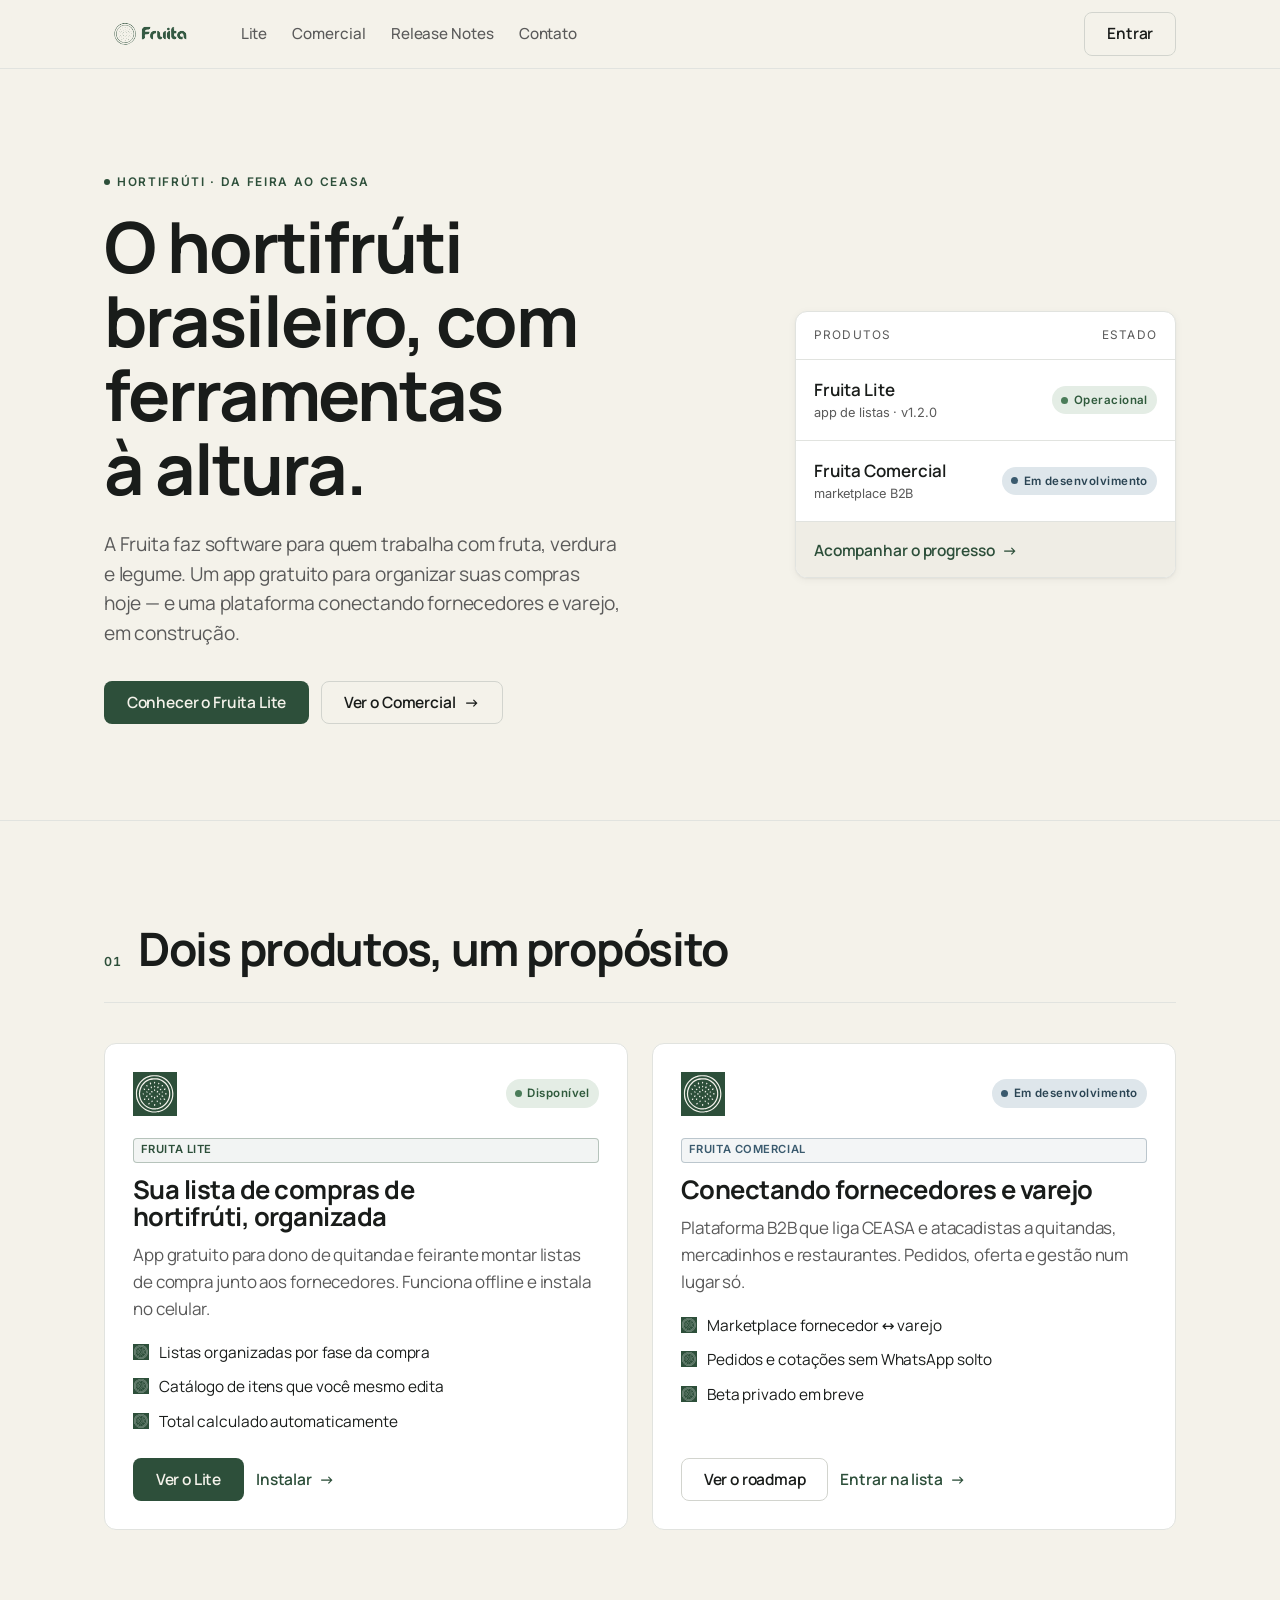
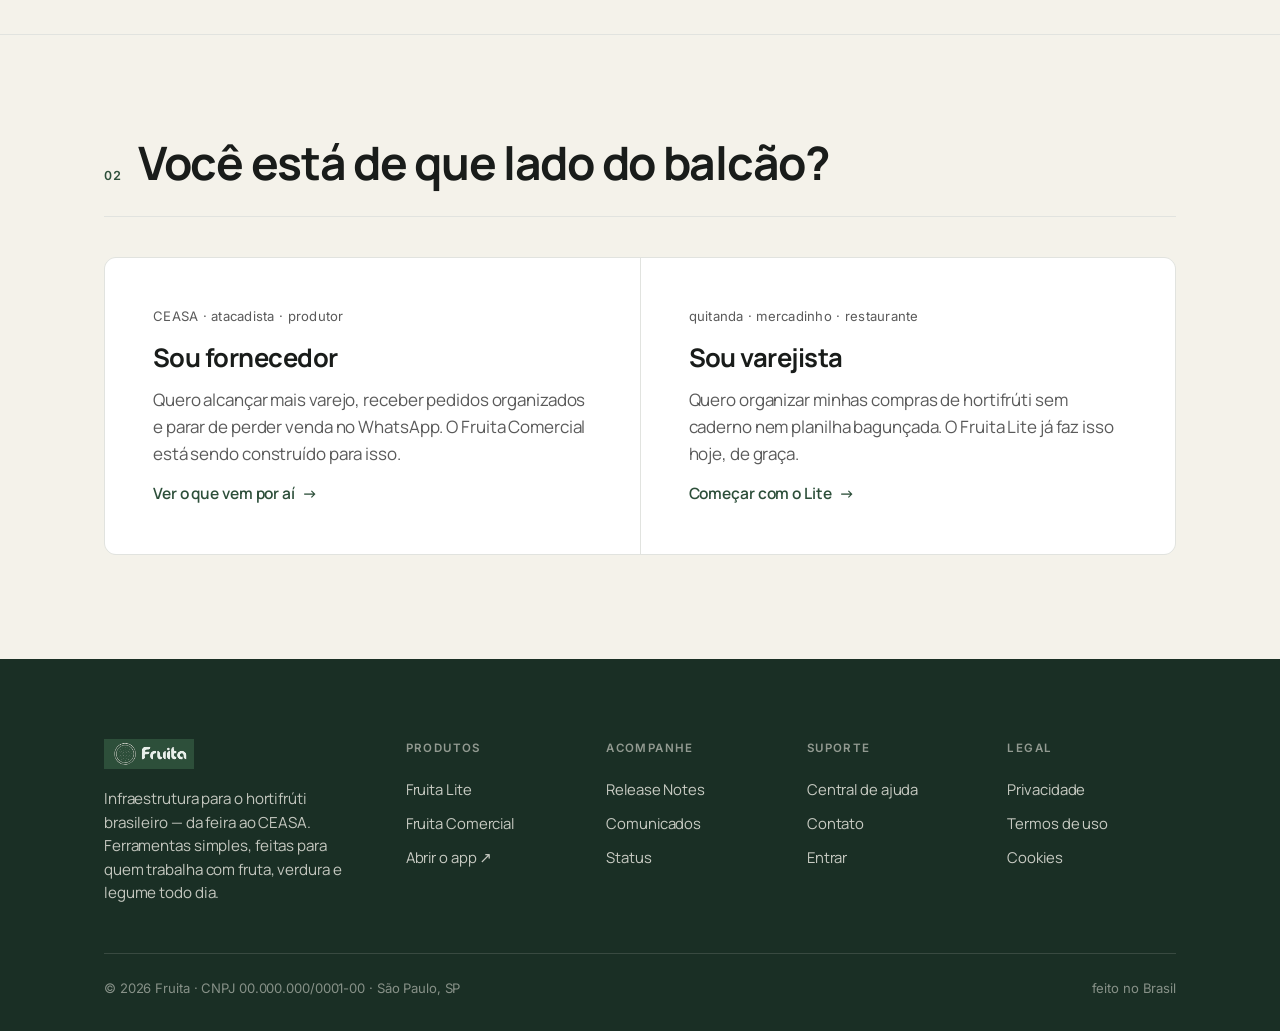
<file: index.html>
<!doctype html>
<html lang="pt-BR" data-hero="registro">
<head>
  <meta charset="utf-8" />
  <meta name="viewport" content="width=device-width, initial-scale=1" />
  <title>Fruita</title>
  <meta name="description" content="A Fruita faz software para quem trabalha com fruta, verdura e legume. Um app gratuito para organizar compras e uma plataforma conectando fornecedores e varejo." />
  <link rel="icon" href="assets/favicon.svg" type="image/svg+xml" />
  <link rel="preconnect" href="https://fonts.googleapis.com" />
  <link rel="preconnect" href="https://fonts.gstatic.com" crossorigin />
  <link href="https://fonts.googleapis.com/css2?family=Manrope:wght@400;500;600;700;800&family=Inter:wght@400;500;600&display=swap" rel="stylesheet" />
  <link rel="stylesheet" href="css/site.css" />
  <style>
    /* ---------- HERO: 3 personalidades ---------- */
    .heroset > .hero { display: none; }
    [data-hero="registro"] .hero--registro { display: block; }
    [data-hero="feira"]    .hero--feira    { display: block; }
    [data-hero="indice"]   .hero--indice   { display: block; }

    /* A — Registro (editorial, institucional) */
    .hero--registro { padding-block: clamp(48px, 8vw, 96px); position: relative; overflow: hidden; }
    .hero--registro .wrap { position: relative; z-index: 1; }
    .hero-grid {
      display: grid;
      grid-template-columns: 1.45fr 0.9fr;
      gap: clamp(32px, 6vw, 80px);
      align-items: center;
    }
    .hero-grid h1 { margin: 18px 0 24px; max-width: 16ch; }
    .hero-cta { display: flex; gap: 12px; flex-wrap: wrap; margin-top: 32px; }
    .hero-seed {
      position: absolute; top: 50%; right: -8%; translate: 0 -50%;
      width: min(46vw, 540px); opacity: .06; z-index: 0; pointer-events: none;
    }
    /* bloco "registro" — vibe projeto vivo */
    .ledger {
      border: 1px solid var(--border);
      border-radius: var(--r-md);
      background: var(--surface);
      box-shadow: var(--shadow);
      overflow: hidden;
    }
    .ledger__head {
      display: flex; justify-content: space-between; align-items: center;
      padding: 14px 18px; border-bottom: 1px solid var(--border);
      font-family: var(--data); font-size: .74rem; letter-spacing: .1em;
      text-transform: uppercase; color: var(--ink-2);
    }
    .ledger__row {
      display: flex; align-items: center; justify-content: space-between; gap: 12px;
      padding: 16px 18px; border-bottom: 1px solid var(--border);
    }
    .ledger__row:last-child { border-bottom: 0; }
    .ledger__row .name { font-weight: 600; }
    .ledger__row .meta { font-family: var(--data); font-size: .8rem; color: var(--ink-2); }
    .ledger__foot { padding: 14px 18px; background: var(--sunken); }

    /* B — Feira (foto) */
    .hero--feira { padding-block: clamp(20px, 3vw, 36px); }
    .hero-photo {
      position: relative; border-radius: var(--r-lg); overflow: hidden;
      min-height: clamp(440px, 64vh, 600px); display: flex; align-items: flex-end;
      border: 1px solid var(--border);
    }
    .hero-photo .imgph { position: absolute; inset: 0; border: 0; border-radius: 0; align-items: flex-start; justify-content: flex-end; padding: 22px; }
    .hero-photo__slot { position: absolute; inset: 0; width: 100%; height: 100%; --slot-bg: var(--sunken); }
    .hero-photo::after {
      content: ""; position: absolute; inset: 0;
      background: linear-gradient(180deg, rgba(26,47,37,.15) 0%, rgba(26,47,37,.30) 40%, rgba(26,47,37,.86) 100%);
    }
    .hero-photo__content { position: relative; z-index: 1; padding: clamp(28px, 5vw, 56px); color: var(--bg); max-width: 40ch; }
    .hero-photo__content h1 { color: var(--bg); margin: 16px 0 20px; }
    .hero-photo__content .lead { color: color-mix(in srgb, var(--bg) 88%, transparent); }
    .hero-photo .kicker { color: color-mix(in srgb, var(--bg) 92%, transparent); }

    /* C — Índice (portas) */
    .hero--indice { padding-block: clamp(40px, 6vw, 80px); }
    .hero-indice__top { max-width: 60ch; margin-bottom: 44px; }
    .hero-indice__top h1 { margin: 18px 0 0; }
    .doors { display: grid; grid-template-columns: 1fr 1fr; gap: 20px; }
    .door {
      display: flex; flex-direction: column; gap: 14px;
      padding: clamp(28px, 3.5vw, 44px);
      border: 1px solid var(--border); border-radius: var(--r-md);
      background: var(--surface); transition: border-color .2s, transform .2s, box-shadow .2s;
      min-height: 280px;
    }
    .door:hover { border-color: var(--green); transform: translateY(-3px); box-shadow: var(--shadow-lg); }
    .door .num { font-family: var(--data); font-size: .8rem; color: var(--green); font-weight: 600; letter-spacing: .08em; }
    .door h3 { margin-top: 6px; }
    .door p { color: var(--ink-2); flex: 1; }
    .door .tlink { margin-top: auto; }

    /* ---------- Produtos ---------- */
    .prod-grid { display: grid; grid-template-columns: 1fr 1fr; gap: 24px; }
    .prod {
      display: flex; flex-direction: column;
      background: var(--surface); border: 1px solid var(--border);
      border-radius: var(--r-md); overflow: hidden;
      transition: border-color .2s, box-shadow .2s, transform .2s;
    }
    .prod:hover { border-color: var(--border-strong); box-shadow: var(--shadow); }
    .prod__top { padding: 28px 28px 0; display: flex; align-items: center; justify-content: space-between; gap: 12px; }
    .prod__sym { width: 44px; height: 44px; }
    .prod__body { padding: 22px 28px 28px; display: flex; flex-direction: column; flex: 1; }
    .prod__body h3 { margin-bottom: 10px; }
    .prod__body p { color: var(--ink-2); }
    .prod__list { list-style: none; margin: 18px 0 24px; padding: 0; display: flex; flex-direction: column; gap: 10px; }
    .prod__list li { display: flex; gap: 10px; align-items: flex-start; font-size: .96rem; }
    .prod__list li::before { content: ""; width: 16px; height: 16px; margin-top: 3px; flex: none; -webkit-mask: var(--seed-mask) center/contain no-repeat; mask: var(--seed-mask) center/contain no-repeat; background: var(--green); }
    .prod__cta { margin-top: auto; }

    /* ---------- Persona split ---------- */
    .persona-grid { display: grid; grid-template-columns: 1fr 1fr; gap: 1px; background: var(--border); border: 1px solid var(--border); border-radius: var(--r-md); overflow: hidden; }
    .persona {
      background: var(--surface); padding: clamp(28px, 4vw, 48px);
      display: flex; flex-direction: column; gap: 14px; transition: background .2s;
    }
    .persona:hover { background: var(--sunken); }
    .persona h3 { margin-top: 4px; }
    .persona p { color: var(--ink-2); flex: 1; }
    .persona .who { font-family: var(--data); font-size: .82rem; color: var(--ink-2); letter-spacing: .02em; }

    @media (max-width: 860px) {
      .hero-grid { grid-template-columns: 1fr; }
      /* no mobile o título vem primeiro; o status (ledger) entra depois como prova */
      .hero-grid .ledger { order: 1; }
      .doors, .prod-grid, .persona-grid { grid-template-columns: 1fr; }
      /* CTAs do hero: full-width empilhados, alvo de toque maior */
      .hero-cta { flex-direction: column; align-items: stretch; }
      .hero-cta .btn { width: 100%; padding-block: 0.95em; }
    }
  </style>
</head>
<body data-page="home">
  <header data-slot="nav"></header>

  <main>
    <!-- ============ HERO ============ -->
    <div class="heroset">

      <!-- A · REGISTRO -->
      <section class="hero hero--registro" data-screen-label="Hero · Registro">
        <span class="hero-seed seedwm" style="color:var(--green)" aria-hidden="true"></span>
        <div class="wrap">
          <div class="hero-grid">
            <div>
              <span class="kicker">Hortifrúti · da feira ao CEASA</span>
              <h1>O hortifrúti brasileiro, com ferramentas à altura.</h1>
              <p class="lead">A Fruita faz software para quem trabalha com fruta, verdura e legume. Um app gratuito para organizar suas compras hoje — e uma plataforma conectando fornecedores e varejo, em construção.</p>
              <div class="hero-cta">
                <a class="btn btn--primary" href="lite.html">Conhecer o Fruita Lite</a>
                <a class="btn btn--ghost" href="comercial.html">Ver o Comercial <span class="arrow">→</span></a>
              </div>
            </div>
            <aside class="ledger" aria-label="Estado dos produtos">
              <div class="ledger__head"><span>Produtos</span><span>estado</span></div>
              <div class="ledger__row">
                <div><div class="name">Fruita Lite</div><div class="meta">app de listas · v1.2.0</div></div>
                <span class="badge badge--ok"><span class="dot dot--pulse"></span>Operacional</span>
              </div>
              <div class="ledger__row">
                <div><div class="name">Fruita Comercial</div><div class="meta">marketplace B2B</div></div>
                <span class="badge badge--dev"><span class="dot"></span>Em desenvolvimento</span>
              </div>
              <div class="ledger__foot">
                <a class="tlink" href="release-notes.html">Acompanhar o progresso <span class="arrow">→</span></a>
              </div>
            </aside>
          </div>
        </div>
      </section>

      <!-- B · FEIRA -->
      <section class="hero hero--feira" data-screen-label="Hero · Feira">
        <div class="wrap">
          <div class="hero-photo">
            <image-slot id="hero-feira" class="hero-photo__slot" shape="rect" placeholder="Arraste uma foto: balcão de feira / caixas de hortifrúti"></image-slot>
            <div class="hero-photo__content">
              <span class="kicker">Hortifrúti · da feira ao CEASA</span>
              <h1>O hortifrúti brasileiro, com ferramentas à altura.</h1>
              <p class="lead">Software para quem move fruta, verdura e legume todo dia. Um app gratuito agora — e uma plataforma B2B em construção.</p>
              <div class="hero-cta">
                <a class="btn btn--light" href="lite.html">Conhecer o Fruita Lite</a>
                <a class="btn btn--ghost" style="border-color:rgba(244,242,234,.4);color:var(--bg)" href="comercial.html">Ver o Comercial <span class="arrow">→</span></a>
              </div>
            </div>
          </div>
        </div>
      </section>

      <!-- C · ÍNDICE -->
      <section class="hero hero--indice" data-screen-label="Hero · Índice">
        <div class="wrap">
          <div class="hero-indice__top">
            <span class="kicker">Hortifrúti · da feira ao CEASA</span>
            <h1>Por onde você quer começar?</h1>
          </div>
          <div class="doors">
            <a class="door" href="comercial.html">
              <span class="num">01 / fornecedor</span>
              <h3>Vendo hortifrúti no atacado</h3>
              <p>CEASA, atacadista, produtor. Receba pedidos do varejo e gerencie sua oferta num só lugar — em desenvolvimento.</p>
              <span class="tlink">Ver o Fruita Comercial <span class="arrow">→</span></span>
            </a>
            <a class="door" href="lite.html">
              <span class="num">02 / varejo</span>
              <h3>Compro pra revender ou usar</h3>
              <p>Quitanda, mercadinho, restaurante. Organize suas listas de compra com fornecedores — grátis e funcionando hoje.</p>
              <span class="tlink">Conhecer o Fruita Lite <span class="arrow">→</span></span>
            </a>
          </div>
        </div>
      </section>

    </div>

    <hr class="divider" />

    <!-- ============ DOIS PRODUTOS ============ -->
    <section class="section" id="produtos">
      <div class="wrap">
        <div class="sec-head">
          <span class="idx">01</span>
          <h2>Dois produtos, um propósito</h2>
        </div>
        <div class="prod-grid">
          <article class="prod reveal">
            <div class="prod__top">
              <img class="prod__sym" src="assets/symbol.svg" alt="" />
              <span class="badge badge--ok"><span class="dot"></span>Disponível</span>
            </div>
            <div class="prod__body">
              <span class="ptag ptag--lite">Fruita Lite</span>
              <h3 style="margin-top:14px">Sua lista de compras de hortifrúti, organizada</h3>
              <p>App gratuito para dono de quitanda e feirante montar listas de compra junto aos fornecedores. Funciona offline e instala no celular.</p>
              <ul class="prod__list">
                <li>Listas organizadas por fase da compra</li>
                <li>Catálogo de itens que você mesmo edita</li>
                <li>Total calculado automaticamente</li>
              </ul>
              <div class="prod__cta cluster">
                <a class="btn btn--primary" href="lite.html">Ver o Lite</a>
                <a class="tlink" href="https://app.fruita.com" target="_blank" rel="noopener">Instalar <span class="arrow">→</span></a>
              </div>
            </div>
          </article>

          <article class="prod reveal">
            <div class="prod__top">
              <img class="prod__sym" src="assets/symbol.svg" alt="" />
              <span class="badge badge--dev"><span class="dot"></span>Em desenvolvimento</span>
            </div>
            <div class="prod__body">
              <span class="ptag ptag--com">Fruita Comercial</span>
              <h3 style="margin-top:14px">Conectando fornecedores e varejo</h3>
              <p>Plataforma B2B que liga CEASA e atacadistas a quitandas, mercadinhos e restaurantes. Pedidos, oferta e gestão num lugar só.</p>
              <ul class="prod__list">
                <li>Marketplace fornecedor ↔ varejo</li>
                <li>Pedidos e cotações sem WhatsApp solto</li>
                <li>Beta privado em breve</li>
              </ul>
              <div class="prod__cta cluster">
                <a class="btn btn--ghost" href="comercial.html">Ver o roadmap</a>
                <a class="tlink" href="comercial.html#waitlist">Entrar na lista <span class="arrow">→</span></a>
              </div>
            </div>
          </article>
        </div>
      </div>
    </section>

    <hr class="divider" />

    <!-- ============ PERSONA SPLIT ============ -->
    <section class="section" id="personas">
      <div class="wrap">
        <div class="sec-head">
          <span class="idx">02</span>
          <h2>Você está de que lado do balcão?</h2>
        </div>
        <div class="persona-grid">
          <a class="persona" href="comercial.html">
            <span class="who">CEASA · atacadista · produtor</span>
            <h3>Sou fornecedor</h3>
            <p>Quero alcançar mais varejo, receber pedidos organizados e parar de perder venda no WhatsApp. O Fruita Comercial está sendo construído para isso.</p>
            <span class="tlink">Ver o que vem por aí <span class="arrow">→</span></span>
          </a>
          <a class="persona" href="lite.html">
            <span class="who">quitanda · mercadinho · restaurante</span>
            <h3>Sou varejista</h3>
            <p>Quero organizar minhas compras de hortifrúti sem caderno nem planilha bagunçada. O Fruita Lite já faz isso hoje, de graça.</p>
            <span class="tlink">Começar com o Lite <span class="arrow">→</span></span>
          </a>
        </div>
      </div>
    </section>
  </main>

  <footer data-slot="footer"></footer>

  <script src="js/site.js"></script>
</body>
</html>
</file>
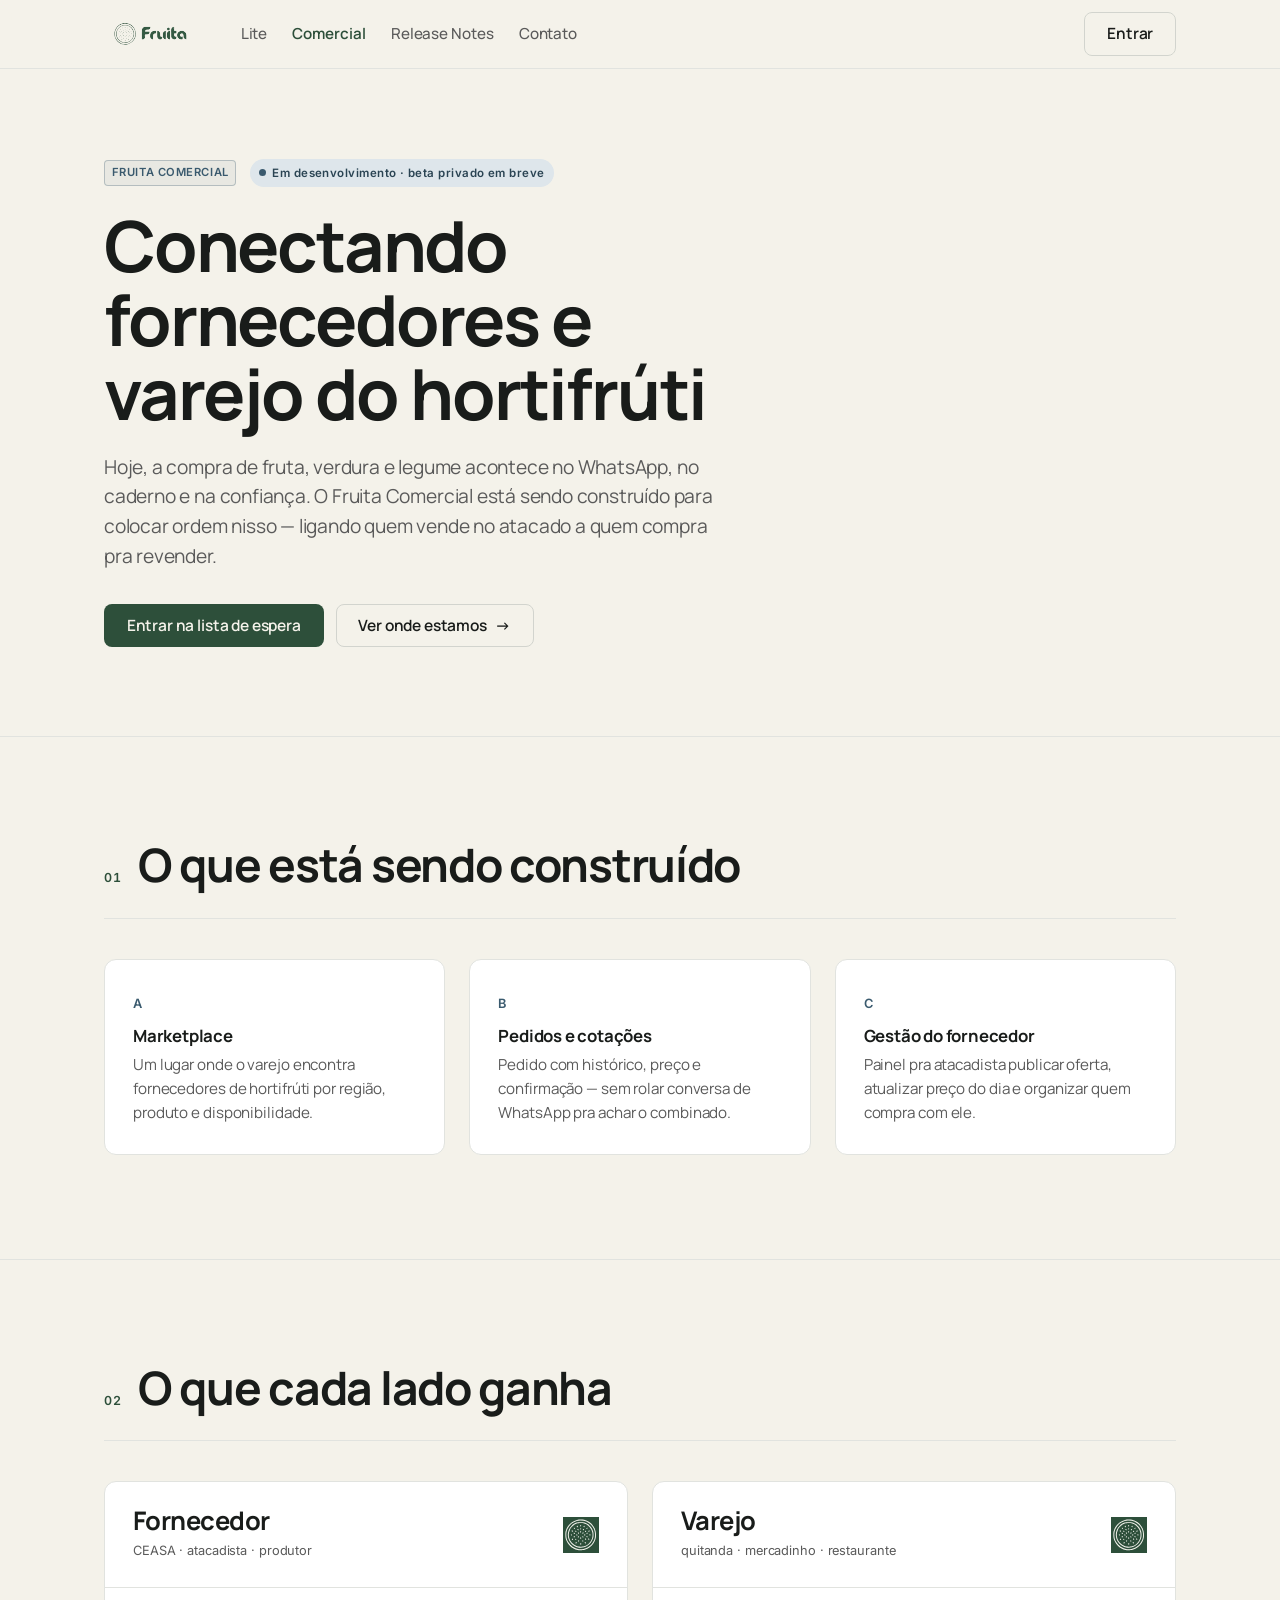
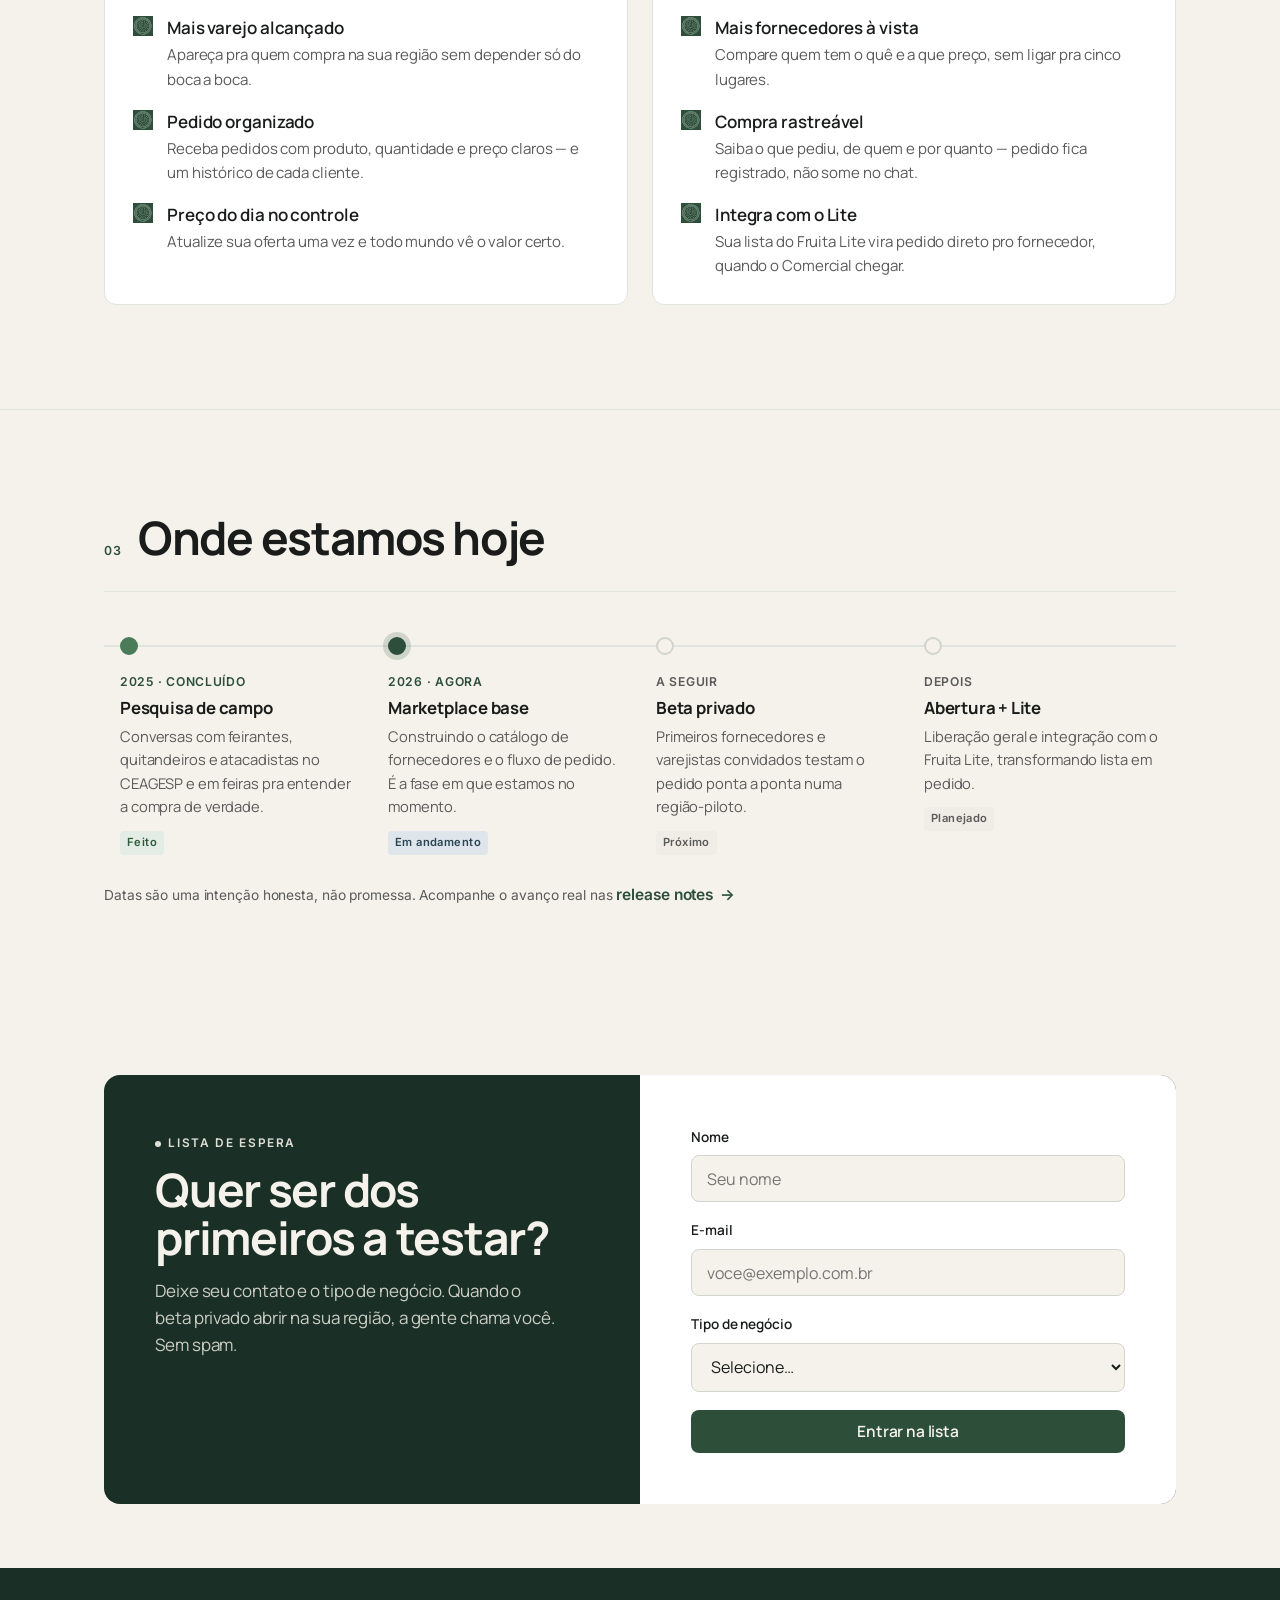
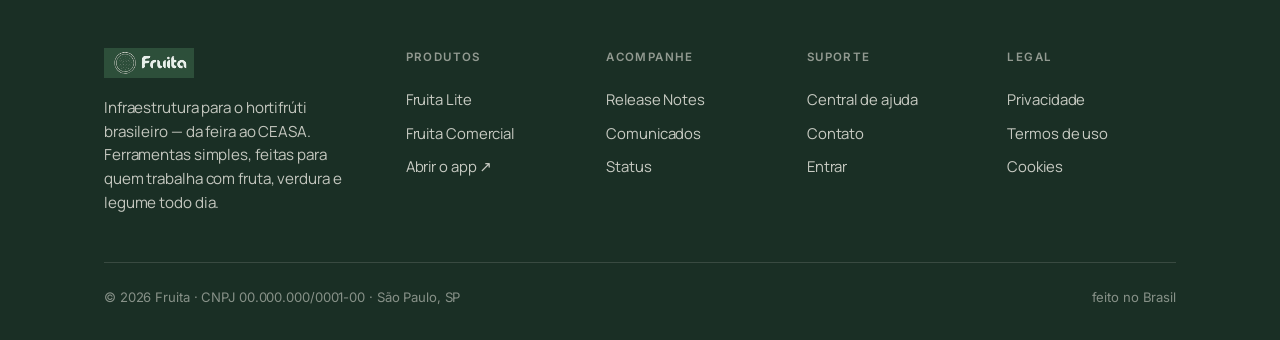
<file: comercial.html>
<!doctype html>
<html lang="pt-BR">
<head>
  <meta charset="utf-8" />
  <meta name="viewport" content="width=device-width, initial-scale=1" />
  <title>Fruita Comercial — conectando fornecedores e varejo do hortifrúti</title>
  <meta name="description" content="Plataforma B2B em desenvolvimento que conecta CEASA e atacadistas a quitandas, mercadinhos e restaurantes. Beta privado em breve." />
  <link rel="icon" href="assets/favicon.svg" type="image/svg+xml" />
  <link rel="preconnect" href="https://fonts.googleapis.com" />
  <link rel="preconnect" href="https://fonts.gstatic.com" crossorigin />
  <link href="https://fonts.googleapis.com/css2?family=Manrope:wght@400;500;600;700;800&family=Inter:wght@400;500;600&display=swap" rel="stylesheet" />
  <link rel="stylesheet" href="css/site.css" />
  <style>
    .com-hero { position: relative; overflow: hidden; padding-block: clamp(44px, 7vw, 96px); }
    .com-hero .wrap { position: relative; z-index: 1; }
    .com-hero h1 { margin: 22px 0 22px; max-width: 18ch; }
    .com-hero .lead { max-width: 52ch; }
    .com-hero__seed { position: absolute; right: -6%; top: -10%; width: min(48vw, 520px); opacity: .06; }
    .com-hero .cluster { margin-top: 32px; }

    /* o que será — três blocos */
    .what-grid { display: grid; grid-template-columns: repeat(3, 1fr); gap: 24px; }
    .what { padding: 28px; border: 1px solid var(--border); border-radius: var(--r-md); background: var(--surface); }
    .what .n { font-family: var(--data); font-size: .8rem; font-weight: 600; letter-spacing: .08em; color: var(--info); }
    .what h4 { margin: 12px 0 8px; }
    .what p { color: var(--ink-2); font-size: .95rem; }

    /* dois lados */
    .sides { display: grid; grid-template-columns: 1fr 1fr; gap: 24px; }
    .side { border: 1px solid var(--border); border-radius: var(--r-md); overflow: hidden; background: var(--surface); }
    .side__head { padding: 26px 28px; border-bottom: 1px solid var(--border); display: flex; align-items: center; justify-content: space-between; gap: 12px; }
    .side__head h3 { letter-spacing: -0.02em; }
    .side__head .who { font-family: var(--data); font-size: .8rem; color: var(--ink-2); margin-top: 6px; }
    .side__body { padding: 26px 28px; }
    .side ul { list-style: none; margin: 0; padding: 0; display: flex; flex-direction: column; gap: 16px; }
    .side li { display: grid; grid-template-columns: auto 1fr; gap: 14px; align-items: start; }
    .side li .mk { width: 20px; height: 20px; flex: none; margin-top: 2px; -webkit-mask: var(--seed-mask) center/contain no-repeat; mask: var(--seed-mask) center/contain no-repeat; background: var(--green); }
    .side li b { font-weight: 600; }
    .side li span { color: var(--ink-2); font-size: .94rem; display: block; margin-top: 2px; }

    /* roadmap timeline */
    .road { display: grid; grid-template-columns: repeat(4, 1fr); gap: 0; position: relative; }
    .road::before { content: ""; position: absolute; left: 0; right: 0; top: 13px; height: 2px; background: var(--border); }
    .phase { position: relative; padding: 0 16px; padding-top: 40px; }
    .phase__dot { position: absolute; top: 5px; left: 16px; width: 18px; height: 18px; border-radius: 50%; background: var(--bg); border: 2px solid var(--border-strong); }
    .phase--done .phase__dot { background: var(--success); border-color: var(--success); }
    .phase--now .phase__dot { background: var(--green); border-color: var(--green); box-shadow: 0 0 0 5px color-mix(in srgb, var(--green) 18%, transparent); }
    .phase--now { }
    .phase__when { font-family: var(--data); font-size: .76rem; font-weight: 600; letter-spacing: .06em; text-transform: uppercase; color: var(--ink-2); }
    .phase--now .phase__when, .phase--done .phase__when { color: var(--green); }
    .phase h4 { margin: 8px 0 8px; }
    .phase p { color: var(--ink-2); font-size: .92rem; }
    .phase__tag { display: inline-block; margin-top: 12px; font-family: var(--data); font-size: .7rem; font-weight: 600; letter-spacing: .04em; padding: .26em .6em; border-radius: var(--r-sm); }
    .phase--done .phase__tag { background: var(--success-bg); color: #2f5a3c; }
    .phase--now .phase__tag { background: var(--info-bg); color: #2a4453; }
    .phase--next .phase__tag { background: var(--sunken); color: var(--ink-2); }

    /* waitlist */
    .waitlist { background: var(--dark); color: var(--bg); border-radius: var(--r-lg); overflow: hidden; display: grid; grid-template-columns: 1fr 1fr; }
    .waitlist__copy { padding: clamp(32px, 4vw, 56px); position: relative; }
    .waitlist__copy h2 { color: var(--bg); max-width: 16ch; }
    .waitlist__copy p { color: color-mix(in srgb, var(--bg) 82%, transparent); margin-top: 14px; max-width: 40ch; }
    .waitlist__copy .seed { position: absolute; left: -50px; bottom: -50px; width: 220px; opacity: .1; }
    .waitlist__form { padding: clamp(32px, 4vw, 56px); background: var(--surface); color: var(--ink); }
    .field { margin-bottom: 18px; }
    .field label { display: block; font-size: .85rem; font-weight: 600; margin-bottom: 7px; }
    .field input, .field select, .field textarea {
      width: 100%; font-family: var(--sans); font-size: 1rem; color: var(--ink);
      padding: .72em .9em; border: 1px solid var(--border-strong); border-radius: var(--r);
      background: var(--bg); transition: border-color .15s, box-shadow .15s;
    }
    .field input:focus, .field select:focus, .field textarea:focus { outline: none; border-color: var(--green); box-shadow: 0 0 0 3px color-mix(in srgb, var(--green) 14%, transparent); }
    .field.invalid input, .field.invalid select { border-color: var(--error); }
    .field .err { color: var(--error); font-size: .8rem; margin-top: 6px; font-family: var(--data); display: none; }
    .field.invalid .err { display: block; }
    .form-done { text-align: center; padding: 20px 0; }
    .form-done .check { width: 56px; height: 56px; border-radius: 50%; background: var(--success-bg); color: var(--success); display: grid; place-items: center; margin: 0 auto 18px; font-size: 1.6rem; }
    .form-done h3 { margin-bottom: 8px; }
    .form-done p { color: var(--ink-2); }

    @media (max-width: 940px) { .what-grid, .road { grid-template-columns: 1fr 1fr; } .road::before { display: none; } .phase { padding-left: 34px; padding-top: 0; padding-bottom: 28px; } .phase__dot { left: 0; top: 4px; } }
    @media (max-width: 760px) { .sides, .waitlist { grid-template-columns: 1fr; } .what-grid, .road { grid-template-columns: 1fr; } }
  </style>
</head>
<body data-page="comercial">
  <header data-slot="nav"></header>

  <main>
    <!-- HERO -->
    <section class="com-hero" data-screen-label="Comercial · Hero">
      <span class="com-hero__seed seedwm" style="color:var(--green)" aria-hidden="true"></span>
      <div class="wrap">
        <div class="eyebrow-row">
          <span class="ptag ptag--com">Fruita Comercial</span>
          <span class="badge badge--dev"><span class="dot dot--pulse"></span>Em desenvolvimento · beta privado em breve</span>
        </div>
        <h1>Conectando fornecedores e varejo do hortifrúti</h1>
        <p class="lead">Hoje, a compra de fruta, verdura e legume acontece no WhatsApp, no caderno e na confiança. O Fruita Comercial está sendo construído para colocar ordem nisso — ligando quem vende no atacado a quem compra pra revender.</p>
        <div class="cluster">
          <a class="btn btn--primary" href="#waitlist">Entrar na lista de espera</a>
          <a class="btn btn--ghost" href="#roadmap">Ver onde estamos <span class="arrow">→</span></a>
        </div>
      </div>
    </section>

    <hr class="divider" />

    <!-- O QUE SERÁ -->
    <section class="section" id="o-que">
      <div class="wrap">
        <div class="sec-head"><span class="idx">01</span><h2>O que está sendo construído</h2></div>
        <div class="what-grid">
          <div class="what reveal"><span class="n">A</span><h4>Marketplace</h4><p>Um lugar onde o varejo encontra fornecedores de hortifrúti por região, produto e disponibilidade.</p></div>
          <div class="what reveal"><span class="n">B</span><h4>Pedidos e cotações</h4><p>Pedido com histórico, preço e confirmação — sem rolar conversa de WhatsApp pra achar o combinado.</p></div>
          <div class="what reveal"><span class="n">C</span><h4>Gestão do fornecedor</h4><p>Painel pra atacadista publicar oferta, atualizar preço do dia e organizar quem compra com ele.</p></div>
        </div>
      </div>
    </section>

    <hr class="divider" />

    <!-- DOIS LADOS -->
    <section class="section" id="lados">
      <div class="wrap">
        <div class="sec-head"><span class="idx">02</span><h2>O que cada lado ganha</h2></div>
        <div class="sides">
          <div class="side reveal">
            <div class="side__head">
              <div><h3>Fornecedor</h3><div class="who">CEASA · atacadista · produtor</div></div>
              <img src="assets/symbol.svg" alt="" width="36" height="36" />
            </div>
            <div class="side__body">
              <ul>
                <li><span class="mk"></span><div><b>Mais varejo alcançado</b><span>Apareça pra quem compra na sua região sem depender só do boca a boca.</span></div></li>
                <li><span class="mk"></span><div><b>Pedido organizado</b><span>Receba pedidos com produto, quantidade e preço claros — e um histórico de cada cliente.</span></div></li>
                <li><span class="mk"></span><div><b>Preço do dia no controle</b><span>Atualize sua oferta uma vez e todo mundo vê o valor certo.</span></div></li>
              </ul>
            </div>
          </div>
          <div class="side reveal">
            <div class="side__head">
              <div><h3>Varejo</h3><div class="who">quitanda · mercadinho · restaurante</div></div>
              <img src="assets/symbol.svg" alt="" width="36" height="36" />
            </div>
            <div class="side__body">
              <ul>
                <li><span class="mk"></span><div><b>Mais fornecedores à vista</b><span>Compare quem tem o quê e a que preço, sem ligar pra cinco lugares.</span></div></li>
                <li><span class="mk"></span><div><b>Compra rastreável</b><span>Saiba o que pediu, de quem e por quanto — pedido fica registrado, não some no chat.</span></div></li>
                <li><span class="mk"></span><div><b>Integra com o Lite</b><span>Sua lista do Fruita Lite vira pedido direto pro fornecedor, quando o Comercial chegar.</span></div></li>
              </ul>
            </div>
          </div>
        </div>
      </div>
    </section>

    <hr class="divider" />

    <!-- ROADMAP -->
    <section class="section" id="roadmap">
      <div class="wrap">
        <div class="sec-head"><span class="idx">03</span><h2>Onde estamos hoje</h2></div>
        <div class="road">
          <div class="phase phase--done"><span class="phase__dot"></span><div class="phase__when">2025 · concluído</div><h4>Pesquisa de campo</h4><p>Conversas com feirantes, quitandeiros e atacadistas no CEAGESP e em feiras pra entender a compra de verdade.</p><span class="phase__tag">Feito</span></div>
          <div class="phase phase--now"><span class="phase__dot"></span><div class="phase__when">2026 · agora</div><h4>Marketplace base</h4><p>Construindo o catálogo de fornecedores e o fluxo de pedido. É a fase em que estamos no momento.</p><span class="phase__tag">Em andamento</span></div>
          <div class="phase phase--next"><span class="phase__dot"></span><div class="phase__when">a seguir</div><h4>Beta privado</h4><p>Primeiros fornecedores e varejistas convidados testam o pedido ponta a ponta numa região-piloto.</p><span class="phase__tag">Próximo</span></div>
          <div class="phase phase--next"><span class="phase__dot"></span><div class="phase__when">depois</div><h4>Abertura + Lite</h4><p>Liberação geral e integração com o Fruita Lite, transformando lista em pedido.</p><span class="phase__tag">Planejado</span></div>
        </div>
        <p class="muted" style="margin-top:28px; font-family:var(--data); font-size:.86rem">Datas são uma intenção honesta, não promessa. Acompanhe o avanço real nas <a class="tlink" href="release-notes.html">release notes <span class="arrow">→</span></a></p>
      </div>
    </section>

    <!-- WAITLIST -->
    <section class="section--tight" id="waitlist">
      <div class="wrap">
        <div class="waitlist">
          <div class="waitlist__copy">
            <span class="seed seedwm" style="color:var(--bg)" aria-hidden="true"></span>
            <span class="kicker" style="color:color-mix(in srgb,var(--bg) 90%, transparent)">Lista de espera</span>
            <h2 style="margin-top:12px">Quer ser dos primeiros a testar?</h2>
            <p>Deixe seu contato e o tipo de negócio. Quando o beta privado abrir na sua região, a gente chama você. Sem spam.</p>
          </div>
          <div class="waitlist__form">
            <form id="waitForm" novalidate>
              <div class="field">
                <label for="w-nome">Nome</label>
                <input id="w-nome" name="nome" type="text" autocomplete="name" placeholder="Seu nome" required />
                <div class="err">Diga como podemos te chamar.</div>
              </div>
              <div class="field">
                <label for="w-email">E-mail</label>
                <input id="w-email" name="email" type="email" autocomplete="email" placeholder="voce@exemplo.com.br" required />
                <div class="err">Coloque um e-mail válido pra gente te avisar.</div>
              </div>
              <div class="field">
                <label for="w-tipo">Tipo de negócio</label>
                <select id="w-tipo" name="tipo" required>
                  <option value="">Selecione…</option>
                  <option>Fornecedor — CEASA / atacadista</option>
                  <option>Fornecedor — produtor</option>
                  <option>Varejo — quitanda / hortifrúti</option>
                  <option>Varejo — mercadinho</option>
                  <option>Varejo — restaurante / cozinha</option>
                  <option>Outro</option>
                </select>
                <div class="err">Escolha uma opção.</div>
              </div>
              <button class="btn btn--primary btn--block" type="submit">Entrar na lista</button>
            </form>
            <div class="form-done" id="waitDone" hidden>
              <div class="check">✓</div>
              <h3>Tá na lista!</h3>
              <p>Anotamos seu contato. Quando o beta abrir na sua região, você é avisado por e-mail.</p>
            </div>
          </div>
        </div>
      </div>
    </section>
  </main>

  <footer data-slot="footer"></footer>
  <script src="js/site.js"></script>
  <script>
    (function () {
      const form = document.getElementById("waitForm");
      if (!form) return;
      const done = document.getElementById("waitDone");
      const setInvalid = (el, bad) => el.closest(".field").classList.toggle("invalid", bad);
      form.addEventListener("submit", function (e) {
        e.preventDefault();
        const nome = form.nome, email = form.email, tipo = form.tipo;
        let ok = true;
        if (!nome.value.trim()) { setInvalid(nome, true); ok = false; } else setInvalid(nome, false);
        const emailOk = /^[^\s@]+@[^\s@]+\.[^\s@]+$/.test(email.value.trim());
        if (!emailOk) { setInvalid(email, true); ok = false; } else setInvalid(email, false);
        if (!tipo.value) { setInvalid(tipo, true); ok = false; } else setInvalid(tipo, false);
        if (!ok) { form.querySelector(".invalid input, .invalid select")?.focus(); return; }
        form.hidden = true;
        done.hidden = false;
      });
      form.addEventListener("input", function (e) {
        const f = e.target.closest(".field");
        if (f && f.classList.contains("invalid")) f.classList.remove("invalid");
      });
    })();
  </script>
</body>
</html>
</file>
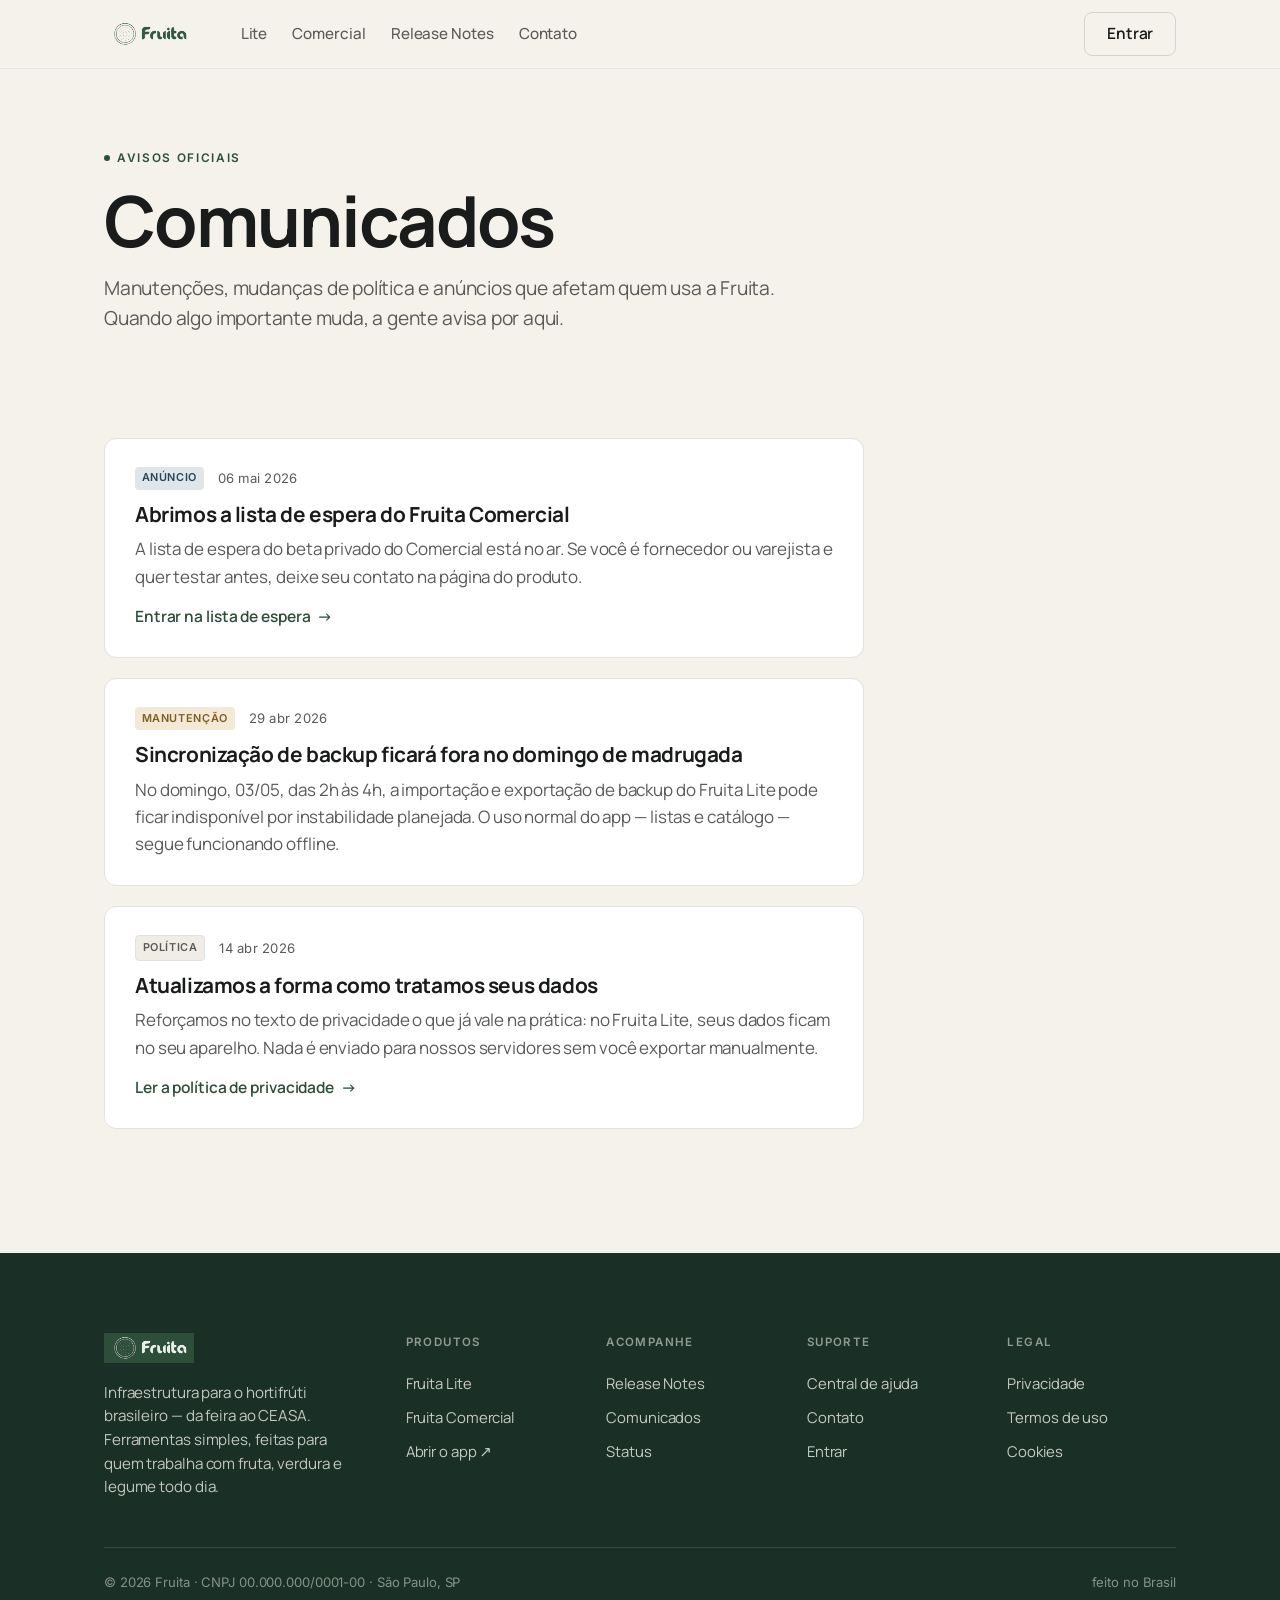
<file: comunicados.html>
<!doctype html>
<html lang="pt-BR">
<head>
  <meta charset="utf-8" />
  <meta name="viewport" content="width=device-width, initial-scale=1" />
  <title>Comunicados — Fruita</title>
  <meta name="description" content="Avisos oficiais da Fruita: manutenções, mudanças de política e anúncios importantes." />
  <link rel="icon" href="assets/favicon.svg" type="image/svg+xml" />
  <link rel="preconnect" href="https://fonts.googleapis.com" />
  <link rel="preconnect" href="https://fonts.gstatic.com" crossorigin />
  <link href="https://fonts.googleapis.com/css2?family=Manrope:wght@400;500;600;700;800&family=Inter:wght@400;500;600&display=swap" rel="stylesheet" />
  <link rel="stylesheet" href="css/site.css" />
  <style>
    .page-head { padding-block: clamp(40px, 6vw, 72px) 0; }
    .page-head h1 { margin: 16px 0 16px; }
    .page-head .lead { max-width: 56ch; }

    .avisos { max-width: 760px; }
    .aviso { border: 1px solid var(--border); border-radius: var(--r-md); background: var(--surface); padding: 28px 30px; margin-bottom: 20px; }
    .aviso__top { display: flex; align-items: center; gap: 14px; flex-wrap: wrap; margin-bottom: 14px; }
    .aviso__date { font-family: var(--data); font-size: .82rem; color: var(--ink-2); letter-spacing: .02em; }
    .aviso h3 { font-size: 1.3rem; margin-bottom: 10px; letter-spacing: -.02em; }
    .aviso p { color: var(--ink-2); }
    .aviso p + p { margin-top: 12px; }
    .aviso__kind { font-family: var(--data); font-size: .68rem; font-weight: 600; letter-spacing: .06em; text-transform: uppercase; padding: .26em .6em; border-radius: var(--r-sm); }
    .k-manut { background: var(--warning-bg); color: #7e5e1f; }
    .k-anuncio { background: var(--info-bg); color: #2a4453; }
    .k-politica { background: var(--sunken); color: var(--ink-2); border: 1px solid var(--border); }
  </style>
</head>
<body data-page="comunicados">
  <header data-slot="nav"></header>

  <main>
    <section class="page-head">
      <div class="wrap">
        <span class="kicker">Avisos oficiais</span>
        <h1>Comunicados</h1>
        <p class="lead">Manutenções, mudanças de política e anúncios que afetam quem usa a Fruita. Quando algo importante muda, a gente avisa por aqui.</p>
      </div>
    </section>

    <section class="section">
      <div class="wrap">
        <div class="avisos">

          <article class="aviso">
            <div class="aviso__top">
              <span class="aviso__kind k-anuncio">Anúncio</span>
              <span class="aviso__date">06 mai 2026</span>
            </div>
            <h3>Abrimos a lista de espera do Fruita Comercial</h3>
            <p>A lista de espera do beta privado do Comercial está no ar. Se você é fornecedor ou varejista e quer testar antes, deixe seu contato na página do produto.</p>
            <p><a class="tlink" href="comercial.html#waitlist">Entrar na lista de espera <span class="arrow">→</span></a></p>
          </article>

          <article class="aviso">
            <div class="aviso__top">
              <span class="aviso__kind k-manut">Manutenção</span>
              <span class="aviso__date">29 abr 2026</span>
            </div>
            <h3>Sincronização de backup ficará fora no domingo de madrugada</h3>
            <p>No domingo, 03/05, das 2h às 4h, a importação e exportação de backup do Fruita Lite pode ficar indisponível por instabilidade planejada. O uso normal do app — listas e catálogo — segue funcionando offline.</p>
          </article>

          <article class="aviso">
            <div class="aviso__top">
              <span class="aviso__kind k-politica">Política</span>
              <span class="aviso__date">14 abr 2026</span>
            </div>
            <h3>Atualizamos a forma como tratamos seus dados</h3>
            <p>Reforçamos no texto de privacidade o que já vale na prática: no Fruita Lite, seus dados ficam no seu aparelho. Nada é enviado para nossos servidores sem você exportar manualmente.</p>
            <p><a class="tlink" href="#">Ler a política de privacidade <span class="arrow">→</span></a></p>
          </article>

        </div>
      </div>
    </section>
  </main>

  <footer data-slot="footer"></footer>
  <script src="js/site.js"></script>
</body>
</html>
</file>
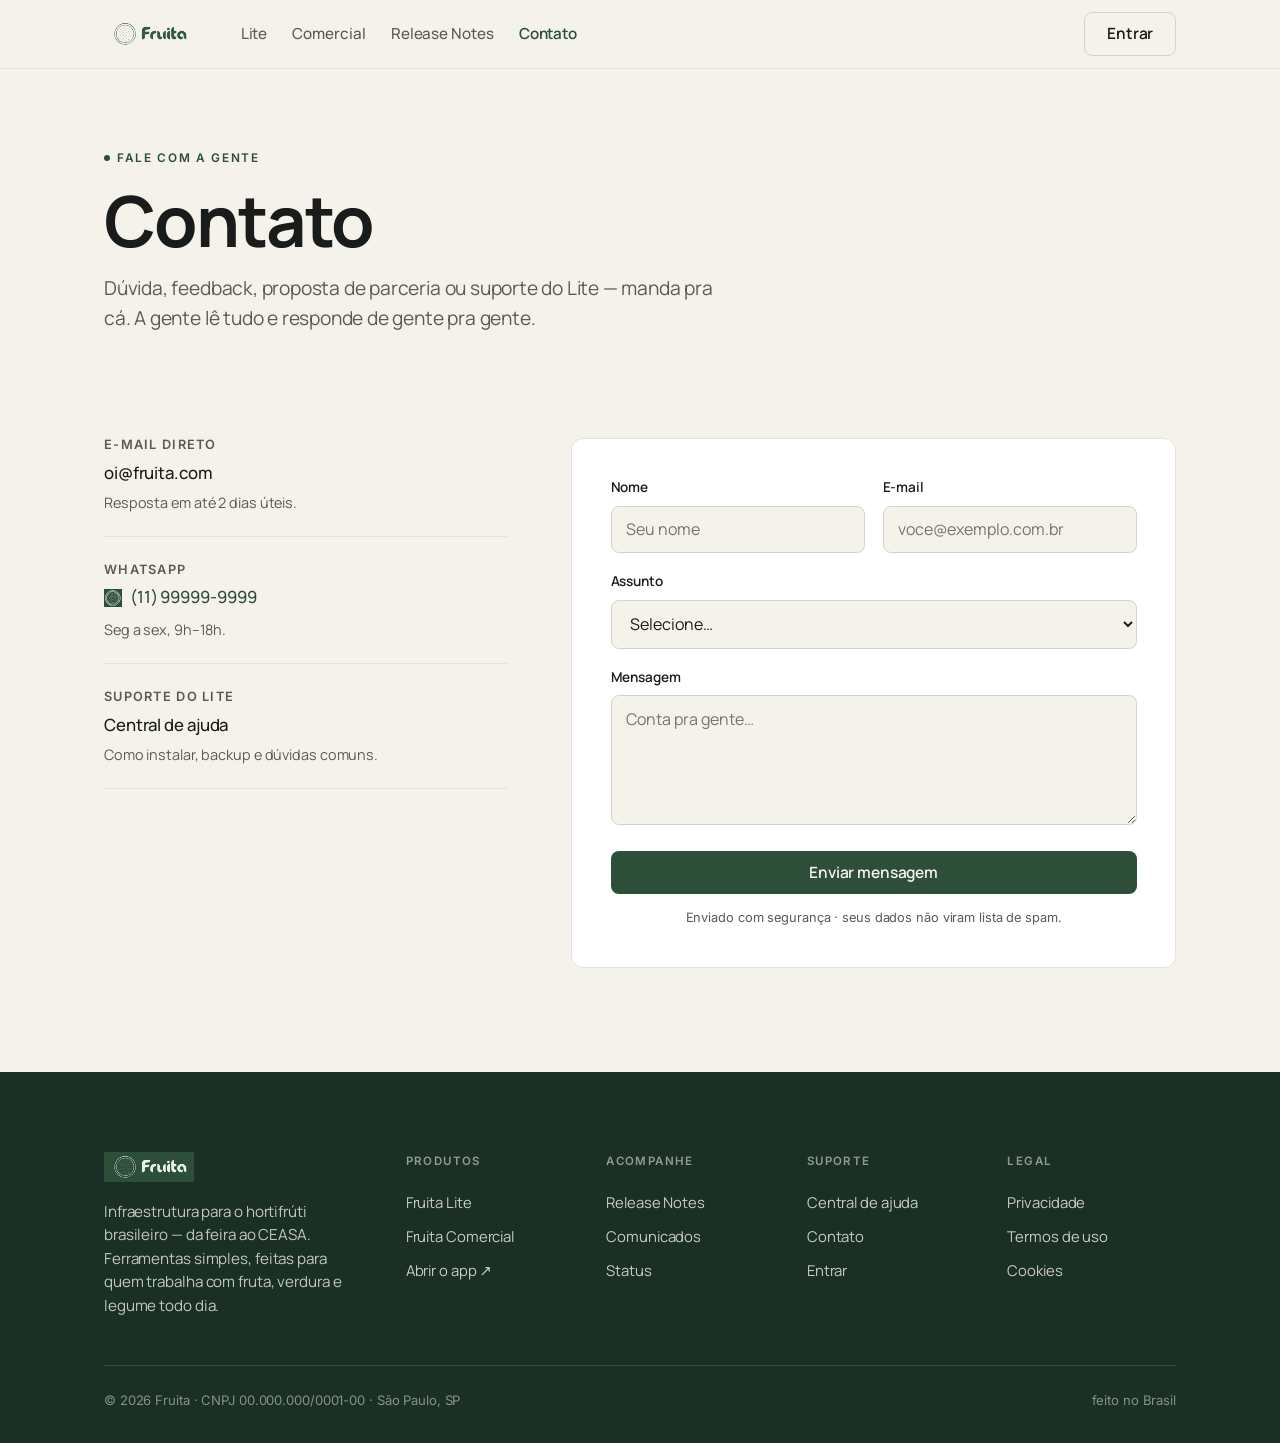
<file: contato.html>
<!doctype html>
<html lang="pt-BR">
<head>
  <meta charset="utf-8" />
  <meta name="viewport" content="width=device-width, initial-scale=1" />
  <title>Contato — Fruita</title>
  <meta name="description" content="Fale com a Fruita: dúvida, feedback, parceria ou suporte." />
  <link rel="icon" href="assets/favicon.svg" type="image/svg+xml" />
  <link rel="preconnect" href="https://fonts.googleapis.com" />
  <link rel="preconnect" href="https://fonts.gstatic.com" crossorigin />
  <link href="https://fonts.googleapis.com/css2?family=Manrope:wght@400;500;600;700;800&family=Inter:wght@400;500;600&display=swap" rel="stylesheet" />
  <link rel="stylesheet" href="css/site.css" />
  <style>
    .page-head { padding-block: clamp(40px, 6vw, 72px) 0; }
    .page-head h1 { margin: 16px 0 16px; }
    .page-head .lead { max-width: 52ch; }

    .contact-grid { display: grid; grid-template-columns: 0.8fr 1.2fr; gap: clamp(32px, 5vw, 64px); align-items: start; }

    .contact-aside { display: flex; flex-direction: column; gap: 4px; }
    .contact-block { padding: 22px 0; border-bottom: 1px solid var(--border); }
    .contact-block:first-child { padding-top: 0; }
    .contact-block h4 { font-size: .8rem; font-family: var(--data); letter-spacing: .1em; text-transform: uppercase; color: var(--ink-2); font-weight: 600; margin-bottom: 8px; }
    .contact-block a, .contact-block p { font-size: 1.05rem; font-weight: 500; }
    .contact-block .sub { font-size: .9rem; color: var(--ink-2); font-weight: 400; margin-top: 4px; }
    .wa { display: inline-flex; align-items: center; gap: 8px; color: var(--green); }

    .form-card { background: var(--surface); border: 1px solid var(--border); border-radius: var(--r-md); padding: clamp(28px, 3vw, 40px); }
    .field { margin-bottom: 18px; }
    .field label { display: block; font-size: .85rem; font-weight: 600; margin-bottom: 7px; }
    .field input, .field select, .field textarea {
      width: 100%; font-family: var(--sans); font-size: 1rem; color: var(--ink);
      padding: .72em .9em; border: 1px solid var(--border-strong); border-radius: var(--r);
      background: var(--bg); transition: border-color .15s, box-shadow .15s;
    }
    .field textarea { resize: vertical; min-height: 130px; }
    .field input:focus, .field select:focus, .field textarea:focus { outline: none; border-color: var(--green); box-shadow: 0 0 0 3px color-mix(in srgb, var(--green) 14%, transparent); }
    .field.invalid input, .field.invalid select, .field.invalid textarea { border-color: var(--error); }
    .field .err { color: var(--error); font-size: .8rem; margin-top: 6px; font-family: var(--data); display: none; }
    .field.invalid .err { display: block; }
    .two { display: grid; grid-template-columns: 1fr 1fr; gap: 18px; }
    .form-done { text-align: center; padding: 30px 0; }
    .form-done .check { width: 56px; height: 56px; border-radius: 50%; background: var(--success-bg); color: var(--success); display: grid; place-items: center; margin: 0 auto 18px; font-size: 1.6rem; }
    .form-done h3 { margin-bottom: 8px; }
    .form-done p { color: var(--ink-2); }

    @media (max-width: 800px) { .contact-grid { grid-template-columns: 1fr; } .two { grid-template-columns: 1fr; } }
  </style>
</head>
<body data-page="contato">
  <header data-slot="nav"></header>

  <main>
    <section class="page-head">
      <div class="wrap">
        <span class="kicker">Fale com a gente</span>
        <h1>Contato</h1>
        <p class="lead">Dúvida, feedback, proposta de parceria ou suporte do Lite — manda pra cá. A gente lê tudo e responde de gente pra gente.</p>
      </div>
    </section>

    <section class="section">
      <div class="wrap">
        <div class="contact-grid">
          <aside class="contact-aside">
            <div class="contact-block">
              <h4>E-mail direto</h4>
              <a href="mailto:oi@fruita.com">oi@fruita.com</a>
              <p class="sub">Resposta em até 2 dias úteis.</p>
            </div>
            <div class="contact-block">
              <h4>WhatsApp</h4>
              <a class="wa" href="https://wa.me/5511999999999" target="_blank" rel="noopener"><img src="assets/symbol.svg" width="18" height="18" alt="">(11) 99999-9999</a>
              <p class="sub">Seg a sex, 9h–18h.</p>
            </div>
            <div class="contact-block">
              <h4>Suporte do Lite</h4>
              <a href="docs.html">Central de ajuda</a>
              <p class="sub">Como instalar, backup e dúvidas comuns.</p>
            </div>
          </aside>

          <div class="form-card">
            <form id="contatoForm" novalidate>
              <div class="two">
                <div class="field">
                  <label for="c-nome">Nome</label>
                  <input id="c-nome" name="nome" type="text" autocomplete="name" placeholder="Seu nome" required />
                  <div class="err">Diga seu nome.</div>
                </div>
                <div class="field">
                  <label for="c-email">E-mail</label>
                  <input id="c-email" name="email" type="email" autocomplete="email" placeholder="voce@exemplo.com.br" required />
                  <div class="err">E-mail inválido.</div>
                </div>
              </div>
              <div class="field">
                <label for="c-assunto">Assunto</label>
                <select id="c-assunto" name="assunto" required>
                  <option value="">Selecione…</option>
                  <option>Dúvida</option>
                  <option>Feedback</option>
                  <option>Parceria</option>
                  <option>Suporte</option>
                </select>
                <div class="err">Escolha um assunto.</div>
              </div>
              <div class="field">
                <label for="c-msg">Mensagem</label>
                <textarea id="c-msg" name="mensagem" placeholder="Conta pra gente…" required></textarea>
                <div class="err">Escreva sua mensagem.</div>
              </div>
              <button class="btn btn--primary btn--block" type="submit">Enviar mensagem</button>
              <p class="muted" style="font-family:var(--data); font-size:.8rem; margin-top:14px; text-align:center">Enviado com segurança · seus dados não viram lista de spam.</p>
            </form>
            <div class="form-done" id="contatoDone" hidden>
              <div class="check">✓</div>
              <h3>Mensagem enviada!</h3>
              <p>Recebemos seu contato. Respondemos no e-mail que você deixou.</p>
            </div>
          </div>
        </div>
      </div>
    </section>
  </main>

  <footer data-slot="footer"></footer>
  <script src="js/site.js"></script>
  <script>
    (function () {
      const form = document.getElementById("contatoForm");
      if (!form) return;
      const done = document.getElementById("contatoDone");
      const setInvalid = (el, bad) => el.closest(".field").classList.toggle("invalid", bad);
      form.addEventListener("submit", function (e) {
        e.preventDefault();
        let ok = true;
        const need = ["nome", "assunto", "mensagem"];
        need.forEach((n) => {
          const el = form[n];
          const bad = !el.value.trim();
          setInvalid(el, bad);
          if (bad) ok = false;
        });
        const emailOk = /^[^\s@]+@[^\s@]+\.[^\s@]+$/.test(form.email.value.trim());
        setInvalid(form.email, !emailOk);
        if (!emailOk) ok = false;
        if (!ok) { form.querySelector(".invalid input, .invalid select, .invalid textarea")?.focus(); return; }
        form.hidden = true;
        done.hidden = false;
      });
      form.addEventListener("input", function (e) {
        const f = e.target.closest(".field");
        if (f && f.classList.contains("invalid")) f.classList.remove("invalid");
      });
    })();
  </script>
</body>
</html>
</file>
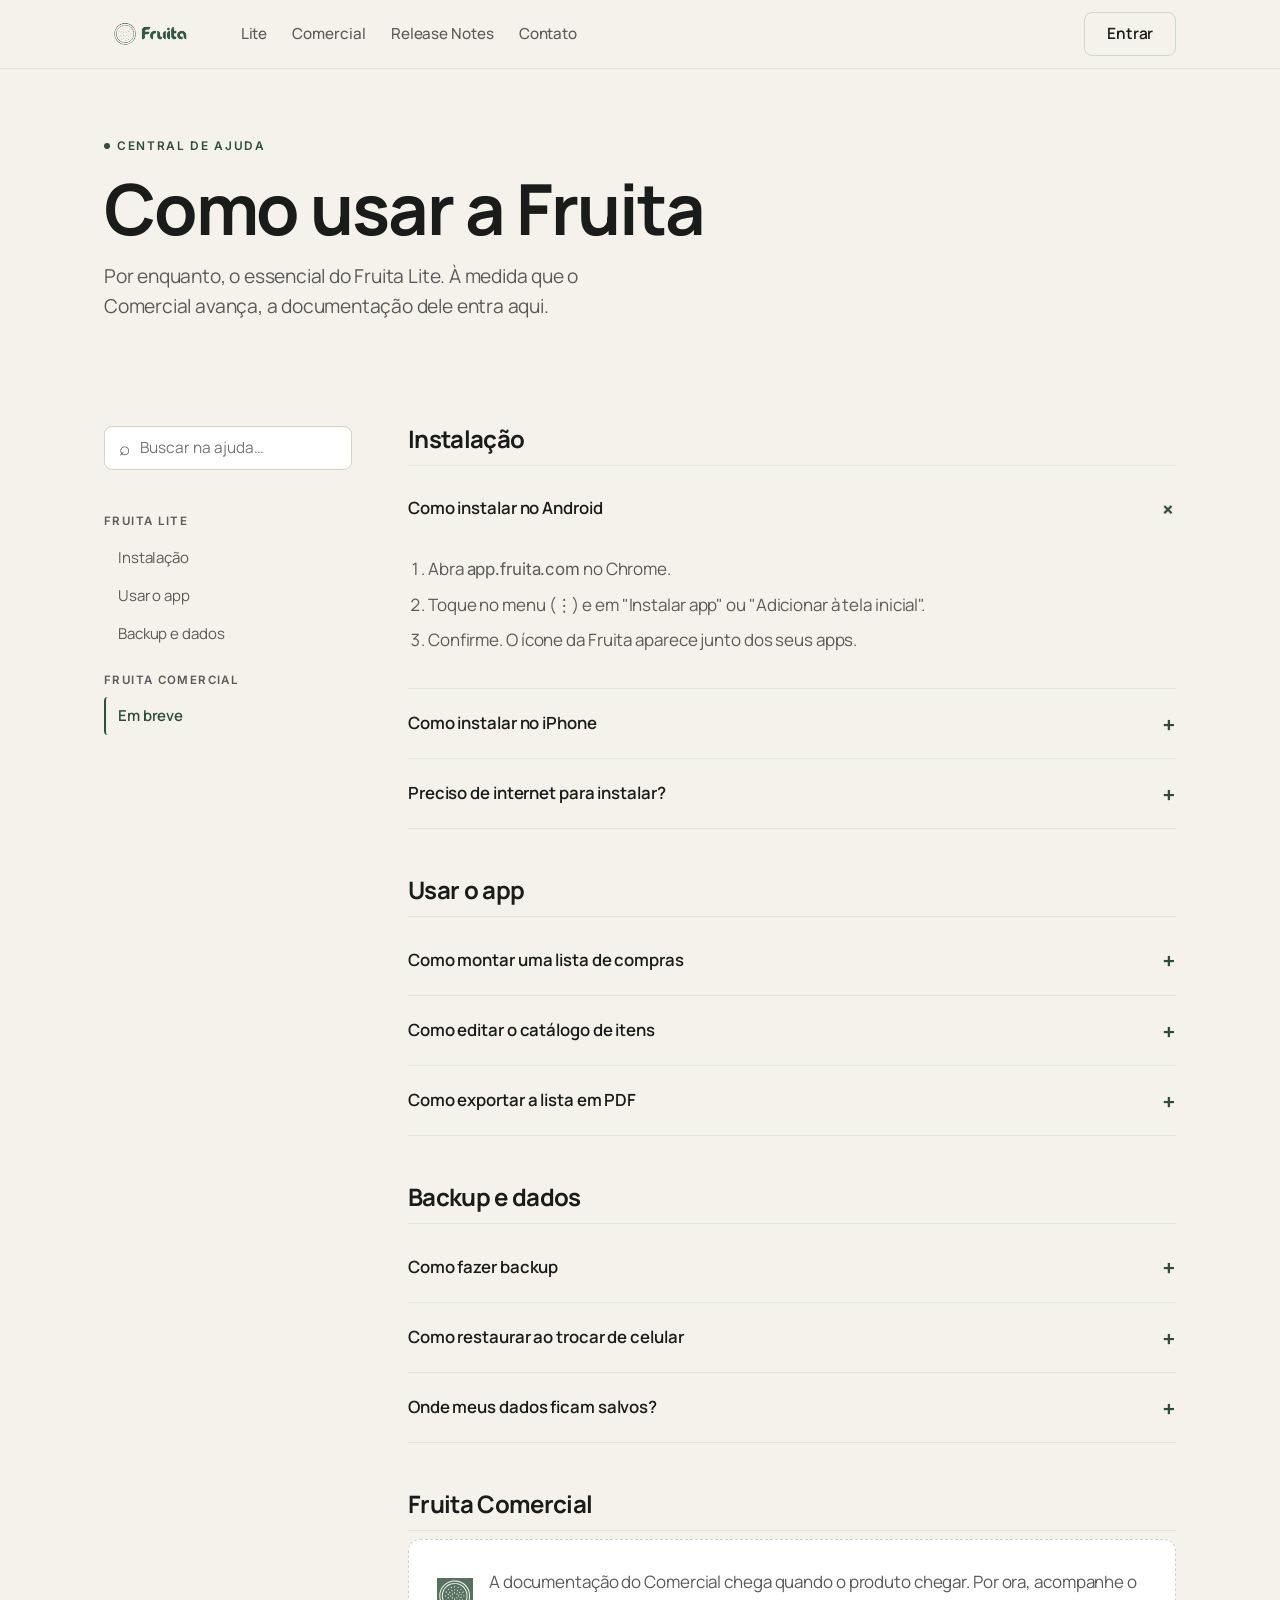
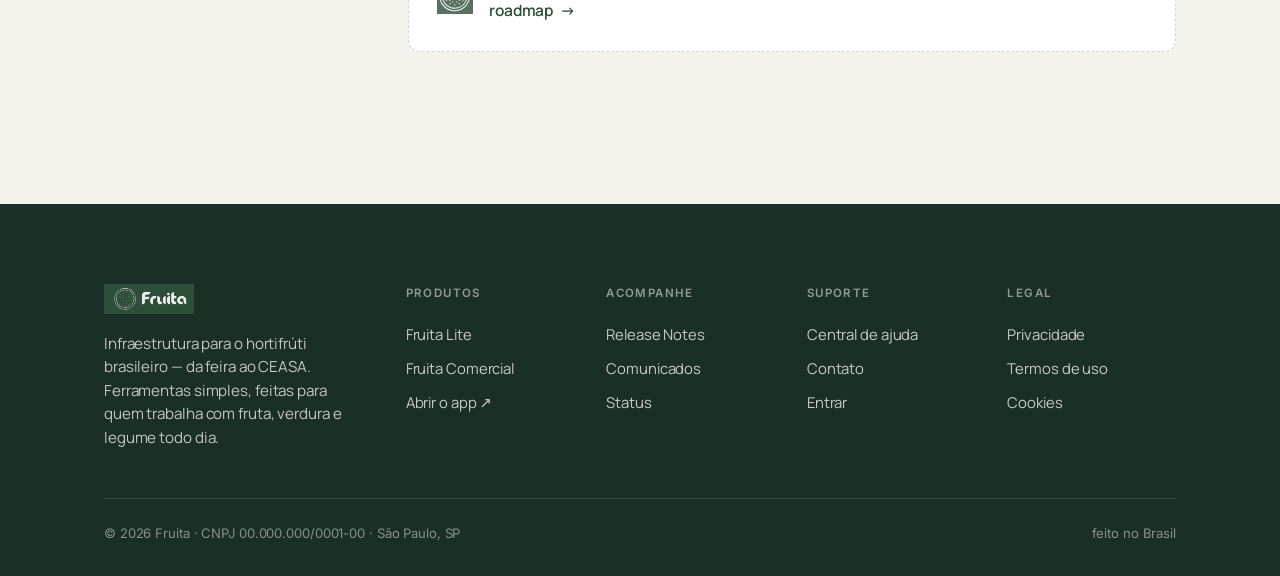
<file: docs.html>
<!doctype html>
<html lang="pt-BR">
<head>
  <meta charset="utf-8" />
  <meta name="viewport" content="width=device-width, initial-scale=1" />
  <title>Central de ajuda — Fruita</title>
  <meta name="description" content="Como usar o Fruita Lite: instalação, backup e dúvidas comuns." />
  <link rel="icon" href="assets/favicon.svg" type="image/svg+xml" />
  <link rel="preconnect" href="https://fonts.googleapis.com" />
  <link rel="preconnect" href="https://fonts.gstatic.com" crossorigin />
  <link href="https://fonts.googleapis.com/css2?family=Manrope:wght@400;500;600;700;800&family=Inter:wght@400;500;600&display=swap" rel="stylesheet" />
  <link rel="stylesheet" href="css/site.css" />
  <style>
    .page-head { padding-block: clamp(40px, 6vw, 60px) 0; }
    .page-head h1 { margin: 16px 0 16px; }

    .docs-grid { display: grid; grid-template-columns: 248px 1fr; gap: clamp(28px, 5vw, 56px); align-items: start; }

    .docs-side { position: sticky; top: calc(var(--nav-h) + 24px); }
    .search { position: relative; margin-bottom: 24px; }
    .search input { width: 100%; font-family: var(--sans); font-size: .96rem; padding: .7em .9em .7em 2.3em; border: 1px solid var(--border-strong); border-radius: var(--r); background: var(--surface); color: var(--ink); }
    .search input:focus { outline: none; border-color: var(--green); box-shadow: 0 0 0 3px color-mix(in srgb, var(--green) 14%, transparent); }
    .search::before { content: "⌕"; position: absolute; left: .8em; top: 50%; translate: 0 -50%; color: var(--ink-2); font-size: 1.2rem; }
    .side-nav { list-style: none; margin: 0; padding: 0; }
    .side-nav .grp { font-family: var(--data); font-size: .72rem; font-weight: 600; letter-spacing: .12em; text-transform: uppercase; color: var(--ink-2); padding: 18px 0 8px; }
    .side-nav a { display: block; padding: 7px 12px; border-radius: var(--r-sm); font-size: .94rem; color: var(--ink-2); border-left: 2px solid transparent; }
    .side-nav a:hover { color: var(--ink); background: color-mix(in srgb, var(--green) 6%, transparent); }
    .side-nav a.is-active { color: var(--green); font-weight: 600; border-left-color: var(--green); }

    .docs-main {}
    .doc-group { margin-bottom: 48px; scroll-margin-top: calc(var(--nav-h) + 24px); }
    .doc-group > h2 { font-size: 1.5rem; padding-bottom: 14px; border-bottom: 1px solid var(--border); margin-bottom: 8px; }
    .doc-art { border-bottom: 1px solid var(--border); }
    .doc-art summary { list-style: none; cursor: pointer; padding: 18px 0; display: flex; justify-content: space-between; gap: 16px; align-items: center; font-weight: 600; font-size: 1.05rem; }
    .doc-art summary::-webkit-details-marker { display: none; }
    .doc-art summary .pm { color: var(--green); font-family: var(--data); font-size: 1.3rem; flex: none; transition: transform .2s; }
    .doc-art[open] summary .pm { transform: rotate(45deg); }
    .doc-art .doc-body { padding: 0 0 22px; color: var(--ink-2); max-width: 64ch; }
    .doc-art .doc-body p + p { margin-top: 12px; }
    .doc-art .doc-body ol { padding-left: 20px; margin: 12px 0; }
    .doc-art .doc-body li { margin-bottom: 8px; }
    .doc-art.is-hidden { display: none; }

    .soon-box { border: 1px dashed var(--border-strong); border-radius: var(--r-md); padding: 28px; background: var(--surface); color: var(--ink-2); display: flex; gap: 16px; align-items: center; }
    .soon-box img { width: 36px; height: 36px; opacity: .8; flex: none; }

    .no-results { display: none; font-family: var(--data); color: var(--ink-2); padding: 24px 0; }
    .docs-main.empty .no-results { display: block; }

    @media (max-width: 820px) {
      .docs-grid { grid-template-columns: 1fr; }
      .docs-side { position: static; }
      .side-nav { display: none; }
    }
  </style>
</head>
<body data-page="docs">
  <header data-slot="nav"></header>

  <main>
    <section class="page-head">
      <div class="wrap">
        <span class="kicker">Central de ajuda</span>
        <h1>Como usar a Fruita</h1>
        <p class="lead">Por enquanto, o essencial do Fruita Lite. À medida que o Comercial avança, a documentação dele entra aqui.</p>
      </div>
    </section>

    <section class="section">
      <div class="wrap">
        <div class="docs-grid">
          <aside class="docs-side">
            <div class="search">
              <input id="docSearch" type="search" placeholder="Buscar na ajuda…" aria-label="Buscar na ajuda" />
            </div>
            <nav>
              <ul class="side-nav" id="sideNav">
                <li class="grp">Fruita Lite</li>
                <li><a href="#instalar" class="is-active">Instalação</a></li>
                <li><a href="#usar">Usar o app</a></li>
                <li><a href="#backup">Backup e dados</a></li>
                <li class="grp">Fruita Comercial</li>
                <li><a href="#comercial">Em breve</a></li>
              </ul>
            </nav>
          </aside>

          <div class="docs-main" id="docsMain">
            <section class="doc-group" id="instalar" data-group>
              <h2>Instalação</h2>
              <details class="doc-art" data-title="Como instalar no Android" open>
                <summary>Como instalar no Android <span class="pm">+</span></summary>
                <div class="doc-body">
                  <ol>
                    <li>Abra <span class="mono">app.fruita.com</span> no Chrome.</li>
                    <li>Toque no menu (⋮) e em "Instalar app" ou "Adicionar à tela inicial".</li>
                    <li>Confirme. O ícone da Fruita aparece junto dos seus apps.</li>
                  </ol>
                </div>
              </details>
              <details class="doc-art" data-title="Como instalar no iPhone">
                <summary>Como instalar no iPhone <span class="pm">+</span></summary>
                <div class="doc-body">
                  <ol>
                    <li>Abra <span class="mono">app.fruita.com</span> no Safari.</li>
                    <li>Toque no ícone de compartilhar (quadrado com seta).</li>
                    <li>Escolha "Adicionar à Tela de Início" e confirme.</li>
                  </ol>
                </div>
              </details>
              <details class="doc-art" data-title="Preciso de internet para instalar">
                <summary>Preciso de internet para instalar? <span class="pm">+</span></summary>
                <div class="doc-body"><p>Só na primeira vez, para baixar o app. Depois de instalado, ele funciona offline.</p></div>
              </details>
            </section>

            <section class="doc-group" id="usar" data-group>
              <h2>Usar o app</h2>
              <details class="doc-art" data-title="Como montar uma lista de compras">
                <summary>Como montar uma lista de compras <span class="pm">+</span></summary>
                <div class="doc-body"><p>Crie uma lista, adicione itens do seu catálogo com quantidade e preço, e organize por fase. O total é somado automaticamente conforme você adiciona.</p></div>
              </details>
              <details class="doc-art" data-title="Como editar o catálogo de itens">
                <summary>Como editar o catálogo de itens <span class="pm">+</span></summary>
                <div class="doc-body"><p>No catálogo, você cria, renomeia e remove itens, define a unidade (caixa, kg, dúzia) e um preço de referência. É o seu catálogo, do seu jeito.</p></div>
              </details>
              <details class="doc-art" data-title="Como exportar a lista em PDF">
                <summary>Como exportar a lista em PDF <span class="pm">+</span></summary>
                <div class="doc-body"><p>Abra a lista, toque em exportar e escolha PDF. O arquivo sai pronto para mandar ao fornecedor por onde você já fala com ele.</p></div>
              </details>
            </section>

            <section class="doc-group" id="backup" data-group>
              <h2>Backup e dados</h2>
              <details class="doc-art" data-title="Como fazer backup">
                <summary>Como fazer backup <span class="pm">+</span></summary>
                <div class="doc-body"><p>Em Ajustes › Backup, toque em "Exportar". Um arquivo com seus dados é gerado — guarde no e-mail, na nuvem ou onde preferir.</p></div>
              </details>
              <details class="doc-art" data-title="Como restaurar ao trocar de celular">
                <summary>Como restaurar ao trocar de celular <span class="pm">+</span></summary>
                <div class="doc-body"><p>Instale o Lite no celular novo, vá em Ajustes › Backup › "Importar" e selecione o arquivo que você exportou. Tudo volta como estava.</p></div>
              </details>
              <details class="doc-art" data-title="Onde meus dados ficam salvos">
                <summary>Onde meus dados ficam salvos? <span class="pm">+</span></summary>
                <div class="doc-body"><p>No próprio aparelho. Nada é enviado para servidores da Fruita sem você exportar manualmente.</p></div>
              </details>
            </section>

            <section class="doc-group" id="comercial" data-group>
              <h2>Fruita Comercial</h2>
              <div class="soon-box">
                <img src="assets/symbol.svg" alt="" />
                <div>A documentação do Comercial chega quando o produto chegar. Por ora, acompanhe o <a class="tlink" href="comercial.html">roadmap <span class="arrow">→</span></a></div>
              </div>
            </section>

            <p class="no-results">Nada encontrado. Tente outras palavras ou <a class="tlink" href="contato.html">fale com a gente</a>.</p>
          </div>
        </div>
      </div>
    </section>
  </main>

  <footer data-slot="footer"></footer>
  <script src="js/site.js"></script>
  <script>
    (function () {
      const input = document.getElementById("docSearch");
      const main = document.getElementById("docsMain");
      const arts = [...document.querySelectorAll(".doc-art")];
      const groups = [...document.querySelectorAll(".doc-group")];
      const links = [...document.querySelectorAll("#sideNav a")];

      // busca client-side por título
      input.addEventListener("input", function () {
        const q = input.value.trim().toLowerCase();
        let total = 0;
        arts.forEach((a) => {
          const hit = !q || a.dataset.title.toLowerCase().includes(q);
          a.classList.toggle("is-hidden", !hit);
          if (hit) total++;
          if (q && hit) a.open = true;
        });
        // some grupos sem resultado (mantém Comercial visível só sem busca)
        groups.forEach((g) => {
          const visible = g.querySelectorAll(".doc-art:not(.is-hidden)").length;
          const isComercial = g.id === "comercial";
          g.style.display = q ? (visible ? "" : "none") : "";
          if (q && isComercial) g.style.display = "none";
        });
        main.classList.toggle("empty", q && total === 0);
      });

      // scroll-spy simples na sidebar
      const map = new Map(links.map((l) => [l.getAttribute("href").slice(1), l]));
      const io = new IntersectionObserver((ents) => {
        ents.forEach((e) => {
          if (e.isIntersecting) {
            links.forEach((l) => l.classList.remove("is-active"));
            map.get(e.target.id)?.classList.add("is-active");
          }
        });
      }, { rootMargin: "-20% 0px -70% 0px" });
      groups.forEach((g) => io.observe(g));
    })();
  </script>
</body>
</html>
</file>
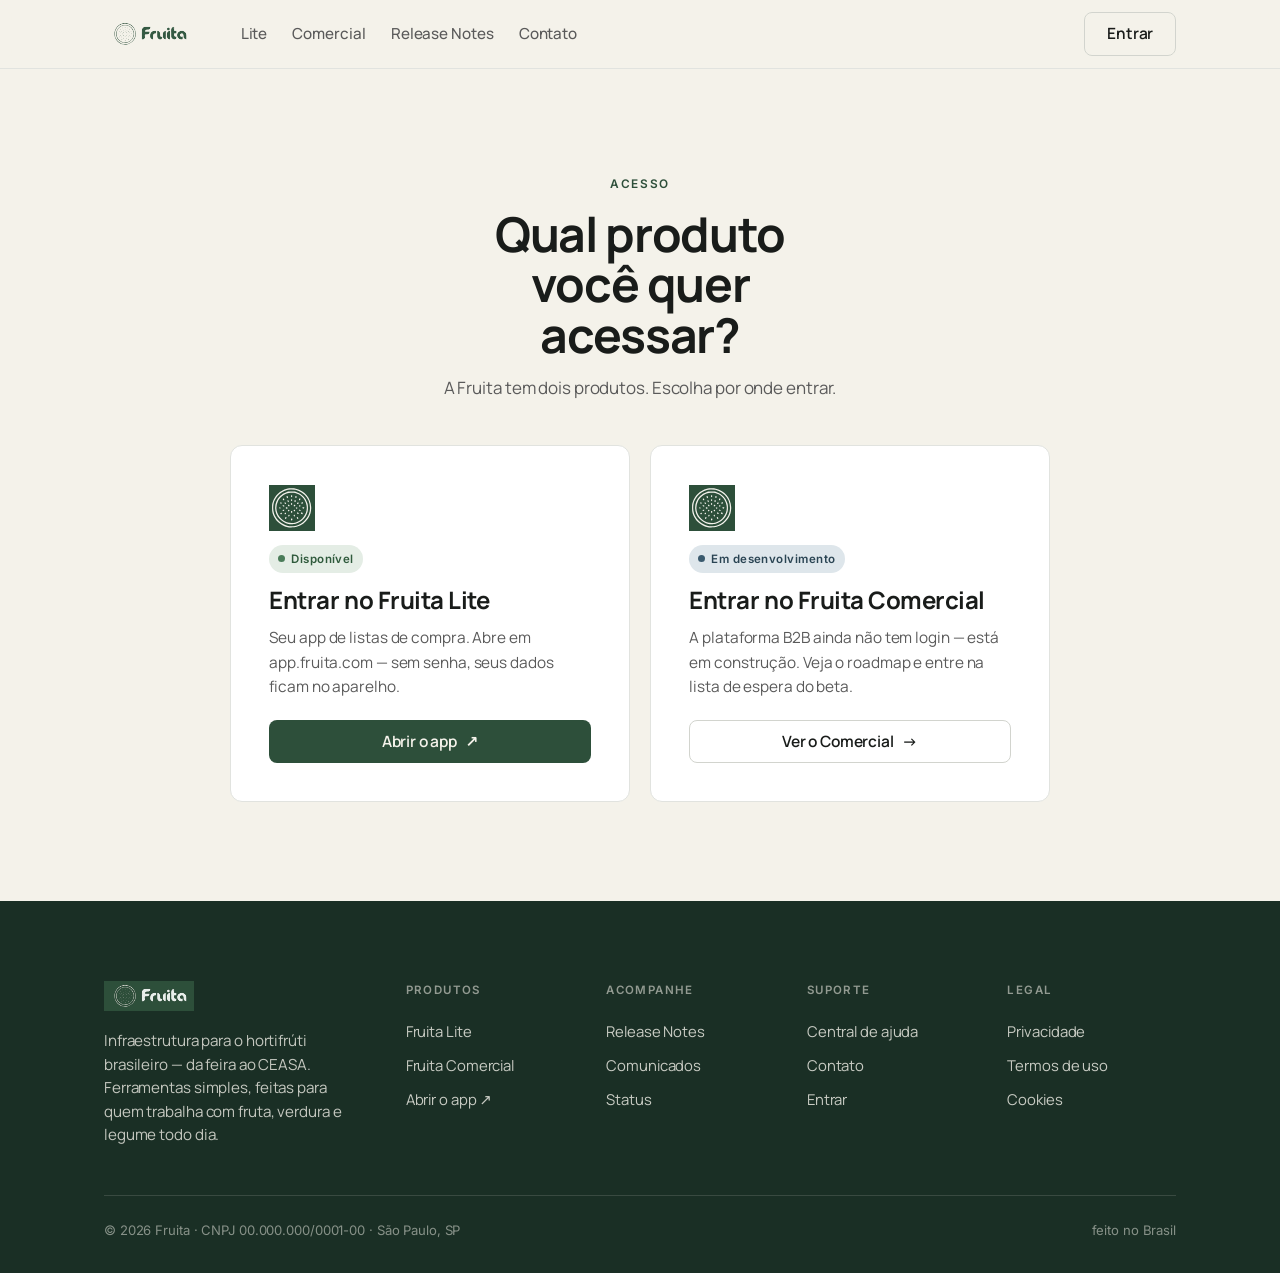
<file: login.html>
<!doctype html>
<html lang="pt-BR">
<head>
  <meta charset="utf-8" />
  <meta name="viewport" content="width=device-width, initial-scale=1" />
  <title>Entrar — Fruita</title>
  <meta name="description" content="Acesse o Fruita Lite ou acompanhe o Fruita Comercial." />
  <link rel="icon" href="assets/favicon.svg" type="image/svg+xml" />
  <link rel="preconnect" href="https://fonts.googleapis.com" />
  <link rel="preconnect" href="https://fonts.gstatic.com" crossorigin />
  <link href="https://fonts.googleapis.com/css2?family=Manrope:wght@400;500;600;700;800&family=Inter:wght@400;500;600&display=swap" rel="stylesheet" />
  <link rel="stylesheet" href="css/site.css" />
  <style>
    .login-wrap { min-height: calc(100vh - var(--nav-h)); display: flex; align-items: center; padding-block: clamp(40px, 6vw, 80px); position: relative; overflow: hidden; }
    .login-seed { position: absolute; left: 50%; top: 50%; translate: -50% -50%; width: min(80vw, 700px); opacity: .04; pointer-events: none; }
    .login-inner { position: relative; z-index: 1; width: 100%; }
    .login-head { text-align: center; max-width: 40ch; margin: 0 auto 44px; }
    .login-head h1 { font-size: clamp(2rem, 4vw, 3rem); margin: 14px 0 14px; }
    .login-head p { color: var(--ink-2); }

    .choices { display: grid; grid-template-columns: 1fr 1fr; gap: 20px; max-width: 820px; margin: 0 auto; }
    .choice {
      display: flex; flex-direction: column; gap: 14px; padding: clamp(28px, 3vw, 40px);
      border: 1px solid var(--border); border-radius: var(--r-md); background: var(--surface);
      transition: border-color .2s, transform .2s, box-shadow .2s; min-height: 280px;
    }
    .choice:hover { border-color: var(--green); transform: translateY(-3px); box-shadow: var(--shadow-lg); }
    .choice__sym { width: 46px; height: 46px; }
    .choice h2 { font-size: 1.5rem; letter-spacing: -.02em; }
    .choice p { color: var(--ink-2); flex: 1; font-size: .96rem; }
    .choice .badge { align-self: flex-start; }
    .choice .btn { margin-top: 6px; }

    @media (max-width: 720px) { .choices { grid-template-columns: 1fr; } .login-wrap { min-height: 0; } }
  </style>
</head>
<body data-page="login">
  <header data-slot="nav"></header>

  <main>
    <section class="login-wrap">
      <span class="login-seed seedwm" style="color:var(--green)" aria-hidden="true"></span>
      <div class="wrap login-inner">
        <div class="login-head">
          <span class="kicker kicker--noindex" style="justify-content:center">Acesso</span>
          <h1>Qual produto você quer acessar?</h1>
          <p>A Fruita tem dois produtos. Escolha por onde entrar.</p>
        </div>
        <div class="choices">
          <a class="choice" href="https://app.fruita.com" target="_blank" rel="noopener">
            <img class="choice__sym" src="assets/symbol.svg" alt="" />
            <span class="badge badge--ok"><span class="dot"></span>Disponível</span>
            <h2>Entrar no Fruita Lite</h2>
            <p>Seu app de listas de compra. Abre em app.fruita.com — sem senha, seus dados ficam no aparelho.</p>
            <span class="btn btn--primary">Abrir o app <span class="arrow">↗</span></span>
          </a>
          <a class="choice" href="comercial.html">
            <img class="choice__sym" src="assets/symbol.svg" alt="" />
            <span class="badge badge--dev"><span class="dot"></span>Em desenvolvimento</span>
            <h2>Entrar no Fruita Comercial</h2>
            <p>A plataforma B2B ainda não tem login — está em construção. Veja o roadmap e entre na lista de espera do beta.</p>
            <span class="btn btn--ghost">Ver o Comercial <span class="arrow">→</span></span>
          </a>
        </div>
      </div>
    </section>
  </main>

  <footer data-slot="footer"></footer>
  <script src="js/site.js"></script>
</body>
</html>
</file>
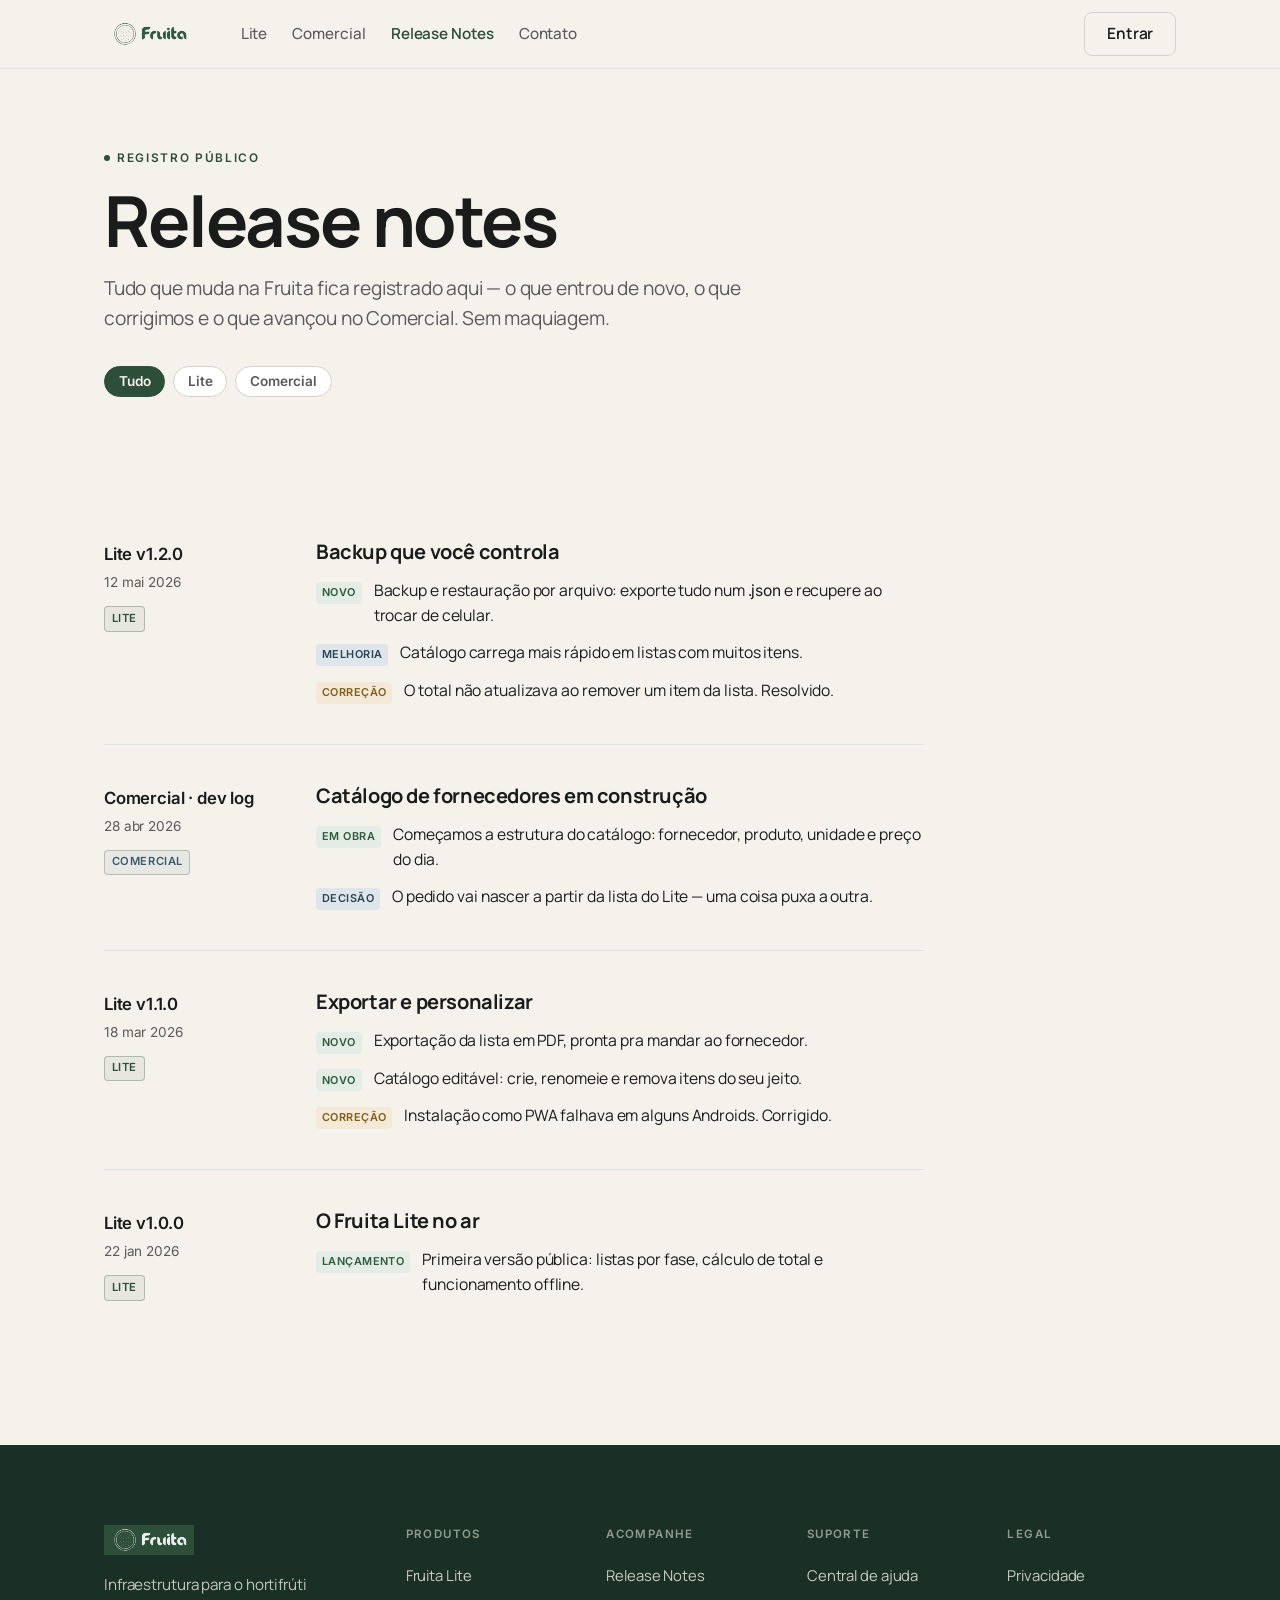
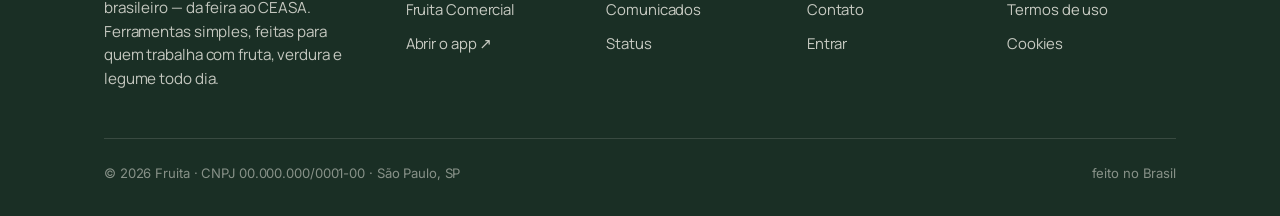
<file: release-notes.html>
<!doctype html>
<html lang="pt-BR">
<head>
  <meta charset="utf-8" />
  <meta name="viewport" content="width=device-width, initial-scale=1" />
  <title>Release Notes — Fruita</title>
  <meta name="description" content="Registro público de tudo que muda na Fruita: novidades, correções e avanços do Lite e do Comercial." />
  <link rel="icon" href="assets/favicon.svg" type="image/svg+xml" />
  <link rel="preconnect" href="https://fonts.googleapis.com" />
  <link rel="preconnect" href="https://fonts.gstatic.com" crossorigin />
  <link href="https://fonts.googleapis.com/css2?family=Manrope:wght@400;500;600;700;800&family=Inter:wght@400;500;600&display=swap" rel="stylesheet" />
  <link rel="stylesheet" href="css/site.css" />
  <style>
    .page-head { padding-block: clamp(40px, 6vw, 72px) 0; }
    .page-head h1 { margin: 16px 0 16px; }
    .page-head .lead { max-width: 56ch; }

    .filters { display: flex; gap: 8px; margin: 32px 0 0; flex-wrap: wrap; }
    .filter { font-family: var(--data); font-size: .85rem; font-weight: 600; padding: .5em 1em; border-radius: var(--r-full); border: 1px solid var(--border-strong); background: var(--surface); color: var(--ink-2); cursor: pointer; transition: all .15s; }
    .filter:hover { border-color: var(--green); color: var(--green); }
    .filter.is-active { background: var(--green); border-color: var(--green); color: var(--bg); }

    /* timeline de releases */
    .rn { max-width: 820px; }
    .rel { display: grid; grid-template-columns: 180px 1fr; gap: 32px; padding: 40px 0; border-top: 1px solid var(--border); }
    .rel:first-child { border-top: 0; }
    .rel__meta { position: sticky; top: calc(var(--nav-h) + 20px); align-self: start; }
    .rel__ver { font-family: var(--data); font-weight: 600; font-size: 1.05rem; letter-spacing: -.01em; }
    .rel__date { font-family: var(--data); font-size: .85rem; color: var(--ink-2); margin-top: 4px; }
    .rel__tags { margin-top: 12px; display: flex; gap: 6px; flex-wrap: wrap; }
    .rel__body h3 { font-size: 1.25rem; margin-bottom: 16px; }
    .changes { list-style: none; margin: 0; padding: 0; display: flex; flex-direction: column; gap: 12px; }
    .changes li { display: grid; grid-template-columns: auto 1fr; gap: 12px; align-items: baseline; }
    .ch-tag { font-family: var(--data); font-size: .68rem; font-weight: 600; letter-spacing: .04em; text-transform: uppercase; padding: .22em .55em; border-radius: var(--r-sm); white-space: nowrap; }
    .ch-tag--new { background: var(--success-bg); color: #2f5a3c; }
    .ch-tag--fix { background: var(--warning-bg); color: #7e5e1f; }
    .ch-tag--imp { background: var(--info-bg); color: #2a4453; }
    .changes li p { color: var(--ink); font-size: .98rem; }
    .rel.is-hidden { display: none; }
    .empty-note { font-family: var(--data); color: var(--ink-2); padding: 40px 0; }

    @media (max-width: 700px) {
      .rel { grid-template-columns: 1fr; gap: 16px; }
      .rel__meta { position: static; }
      .rel__tags { margin-top: 8px; }
    }
  </style>
</head>
<body data-page="release-notes">
  <header data-slot="nav"></header>

  <main>
    <section class="page-head">
      <div class="wrap">
        <span class="kicker">Registro público</span>
        <h1>Release notes</h1>
        <p class="lead">Tudo que muda na Fruita fica registrado aqui — o que entrou de novo, o que corrigimos e o que avançou no Comercial. Sem maquiagem.</p>
        <div class="filters" role="tablist" aria-label="Filtrar por produto">
          <button class="filter is-active" data-filter="all">Tudo</button>
          <button class="filter" data-filter="lite">Lite</button>
          <button class="filter" data-filter="comercial">Comercial</button>
        </div>
      </div>
    </section>

    <section class="section">
      <div class="wrap">
        <div class="rn" id="relList">

          <article class="rel" data-product="lite">
            <div class="rel__meta">
              <div class="rel__ver">Lite v1.2.0</div>
              <div class="rel__date">12 mai 2026</div>
              <div class="rel__tags"><span class="ptag ptag--lite">Lite</span></div>
            </div>
            <div class="rel__body">
              <h3>Backup que você controla</h3>
              <ul class="changes">
                <li><span class="ch-tag ch-tag--new">Novo</span><p>Backup e restauração por arquivo: exporte tudo num <span class="mono">.json</span> e recupere ao trocar de celular.</p></li>
                <li><span class="ch-tag ch-tag--imp">Melhoria</span><p>Catálogo carrega mais rápido em listas com muitos itens.</p></li>
                <li><span class="ch-tag ch-tag--fix">Correção</span><p>O total não atualizava ao remover um item da lista. Resolvido.</p></li>
              </ul>
            </div>
          </article>

          <article class="rel" data-product="comercial">
            <div class="rel__meta">
              <div class="rel__ver">Comercial · dev log</div>
              <div class="rel__date">28 abr 2026</div>
              <div class="rel__tags"><span class="ptag ptag--com">Comercial</span></div>
            </div>
            <div class="rel__body">
              <h3>Catálogo de fornecedores em construção</h3>
              <ul class="changes">
                <li><span class="ch-tag ch-tag--new">Em obra</span><p>Começamos a estrutura do catálogo: fornecedor, produto, unidade e preço do dia.</p></li>
                <li><span class="ch-tag ch-tag--imp">Decisão</span><p>O pedido vai nascer a partir da lista do Lite — uma coisa puxa a outra.</p></li>
              </ul>
            </div>
          </article>

          <article class="rel" data-product="lite">
            <div class="rel__meta">
              <div class="rel__ver">Lite v1.1.0</div>
              <div class="rel__date">18 mar 2026</div>
              <div class="rel__tags"><span class="ptag ptag--lite">Lite</span></div>
            </div>
            <div class="rel__body">
              <h3>Exportar e personalizar</h3>
              <ul class="changes">
                <li><span class="ch-tag ch-tag--new">Novo</span><p>Exportação da lista em PDF, pronta pra mandar ao fornecedor.</p></li>
                <li><span class="ch-tag ch-tag--new">Novo</span><p>Catálogo editável: crie, renomeie e remova itens do seu jeito.</p></li>
                <li><span class="ch-tag ch-tag--fix">Correção</span><p>Instalação como PWA falhava em alguns Androids. Corrigido.</p></li>
              </ul>
            </div>
          </article>

          <article class="rel" data-product="lite">
            <div class="rel__meta">
              <div class="rel__ver">Lite v1.0.0</div>
              <div class="rel__date">22 jan 2026</div>
              <div class="rel__tags"><span class="ptag ptag--lite">Lite</span></div>
            </div>
            <div class="rel__body">
              <h3>O Fruita Lite no ar</h3>
              <ul class="changes">
                <li><span class="ch-tag ch-tag--new">Lançamento</span><p>Primeira versão pública: listas por fase, cálculo de total e funcionamento offline.</p></li>
              </ul>
            </div>
          </article>

          <p class="empty-note" id="relEmpty" hidden>Nenhuma nota para esse filtro ainda.</p>
        </div>
      </div>
    </section>
  </main>

  <footer data-slot="footer"></footer>
  <script src="js/site.js"></script>
  <script>
    (function () {
      const btns = document.querySelectorAll(".filter");
      const rels = document.querySelectorAll(".rel");
      const empty = document.getElementById("relEmpty");
      btns.forEach((b) =>
        b.addEventListener("click", () => {
          btns.forEach((x) => x.classList.toggle("is-active", x === b));
          const f = b.dataset.filter;
          let shown = 0;
          rels.forEach((r) => {
            const ok = f === "all" || r.dataset.product === f;
            r.classList.toggle("is-hidden", !ok);
            if (ok) shown++;
          });
          empty.hidden = shown > 0;
        })
      );
    })();
  </script>
</body>
</html>
</file>
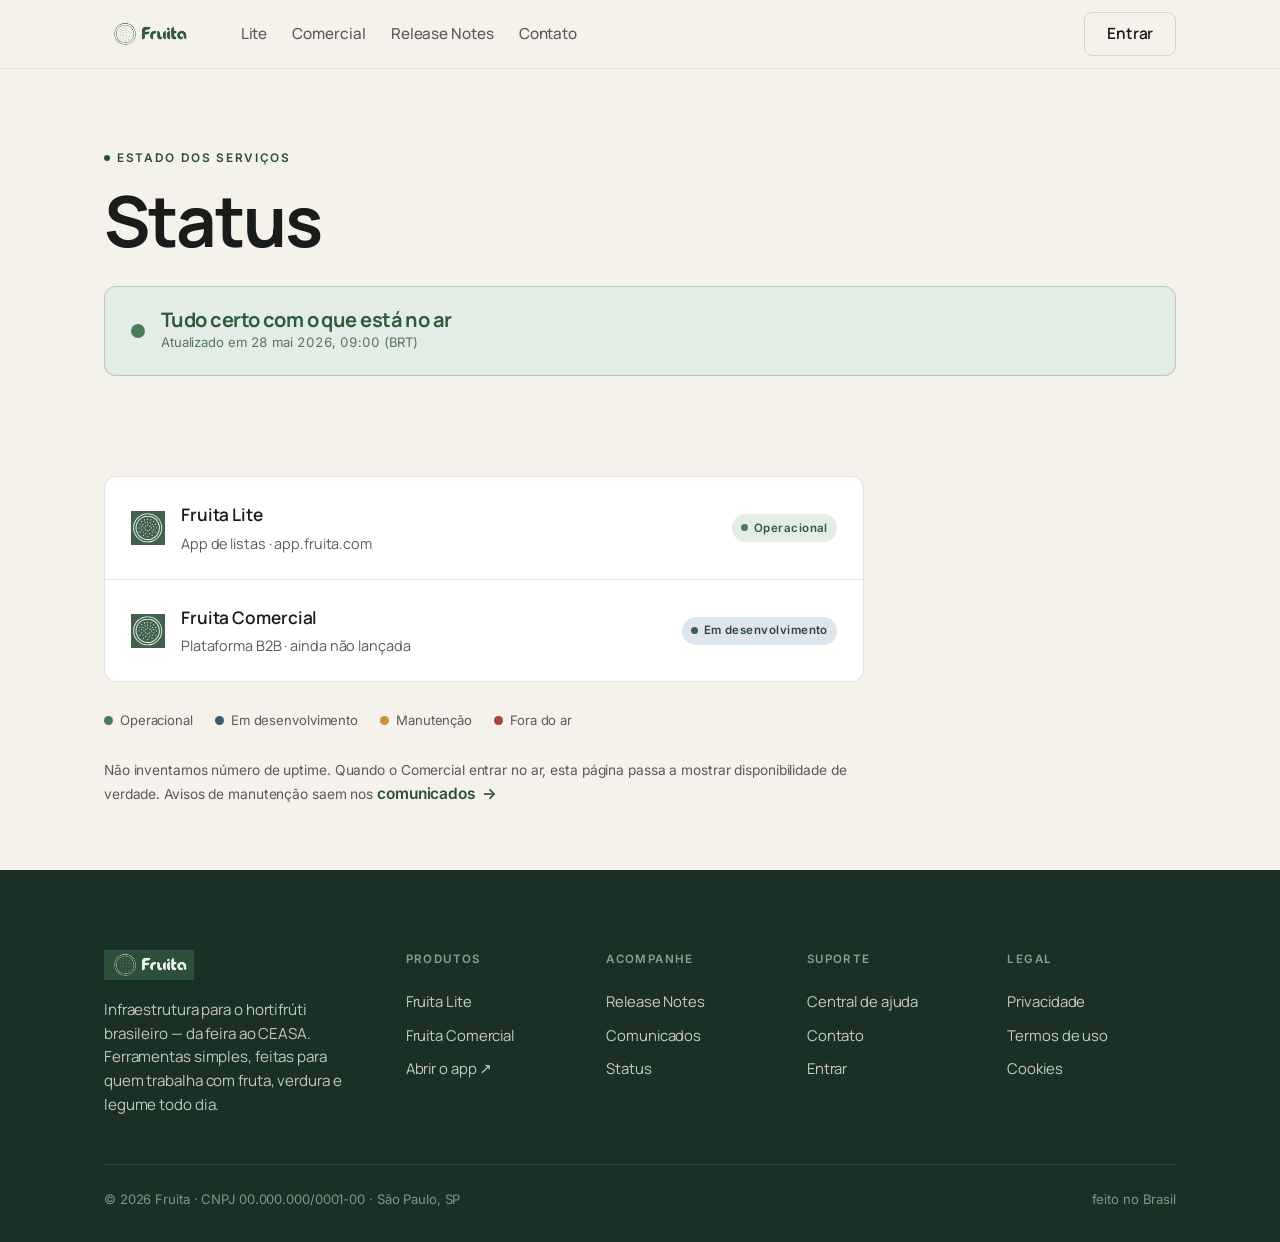
<file: status.html>
<!doctype html>
<html lang="pt-BR">
<head>
  <meta charset="utf-8" />
  <meta name="viewport" content="width=device-width, initial-scale=1" />
  <title>Status — Fruita</title>
  <meta name="description" content="Estado atual dos serviços da Fruita." />
  <link rel="icon" href="assets/favicon.svg" type="image/svg+xml" />
  <link rel="preconnect" href="https://fonts.googleapis.com" />
  <link rel="preconnect" href="https://fonts.gstatic.com" crossorigin />
  <link href="https://fonts.googleapis.com/css2?family=Manrope:wght@400;500;600;700;800&family=Inter:wght@400;500;600&display=swap" rel="stylesheet" />
  <link rel="stylesheet" href="css/site.css" />
  <style>
    .page-head { padding-block: clamp(40px, 6vw, 72px) 0; }
    .page-head h1 { margin: 16px 0 16px; }

    .status-banner { display: flex; align-items: center; gap: 16px; padding: 22px 26px; border-radius: var(--r-md); background: var(--success-bg); border: 1px solid color-mix(in srgb, var(--success) 30%, transparent); margin-top: 28px; }
    .status-banner .big-dot { width: 14px; height: 14px; border-radius: 50%; background: var(--success); flex: none; }
    .status-banner h2 { font-size: 1.25rem; color: #2f5a3c; }
    .status-banner .when { font-family: var(--data); font-size: .82rem; color: #2f5a3c; opacity: .8; margin-top: 2px; }

    .svc-list { max-width: 760px; margin-top: 36px; border: 1px solid var(--border); border-radius: var(--r-md); overflow: hidden; background: var(--surface); }
    .svc { display: flex; align-items: center; justify-content: space-between; gap: 16px; padding: 24px 26px; border-bottom: 1px solid var(--border); }
    .svc:last-child { border-bottom: 0; }
    .svc__name { font-weight: 600; font-size: 1.08rem; }
    .svc__desc { color: var(--ink-2); font-size: .9rem; margin-top: 3px; }
    .svc__sym { width: 34px; height: 34px; opacity: .9; flex: none; }
    .svc__left { display: flex; align-items: center; gap: 16px; }

    .legend { max-width: 760px; margin-top: 28px; display: flex; gap: 22px; flex-wrap: wrap; font-family: var(--data); font-size: .82rem; color: var(--ink-2); }
    .legend span { display: inline-flex; align-items: center; gap: 7px; }
    .legend i { width: 9px; height: 9px; border-radius: 50%; display: inline-block; }
    .note-honest { max-width: 760px; margin-top: 28px; font-family: var(--data); font-size: .86rem; color: var(--ink-2); }
  </style>
</head>
<body data-page="status">
  <header data-slot="nav"></header>

  <main>
    <section class="page-head">
      <div class="wrap">
        <span class="kicker">Estado dos serviços</span>
        <h1>Status</h1>
        <div class="status-banner">
          <span class="big-dot dot--pulse" style="color:var(--success)"></span>
          <div>
            <h2>Tudo certo com o que está no ar</h2>
            <div class="when mono">Atualizado em 28 mai 2026, 09:00 (BRT)</div>
          </div>
        </div>
      </div>
    </section>

    <section class="section--tight">
      <div class="wrap">
        <div class="svc-list">
          <div class="svc">
            <div class="svc__left">
              <img class="svc__sym" src="assets/symbol.svg" alt="" />
              <div>
                <div class="svc__name">Fruita Lite</div>
                <div class="svc__desc">App de listas · app.fruita.com</div>
              </div>
            </div>
            <span class="badge badge--ok"><span class="dot dot--pulse"></span>Operacional</span>
          </div>
          <div class="svc">
            <div class="svc__left">
              <img class="svc__sym" src="assets/symbol.svg" alt="" />
              <div>
                <div class="svc__name">Fruita Comercial</div>
                <div class="svc__desc">Plataforma B2B · ainda não lançada</div>
              </div>
            </div>
            <span class="badge badge--dev"><span class="dot"></span>Em desenvolvimento</span>
          </div>
        </div>

        <div class="legend">
          <span><i style="background:var(--success)"></i>Operacional</span>
          <span><i style="background:var(--info)"></i>Em desenvolvimento</span>
          <span><i style="background:var(--warning)"></i>Manutenção</span>
          <span><i style="background:var(--error)"></i>Fora do ar</span>
        </div>

        <p class="note-honest">Não inventamos número de uptime. Quando o Comercial entrar no ar, esta página passa a mostrar disponibilidade de verdade. Avisos de manutenção saem nos <a class="tlink" href="comunicados.html">comunicados <span class="arrow">→</span></a></p>
      </div>
    </section>
  </main>

  <footer data-slot="footer"></footer>
  <script src="js/site.js"></script>
</body>
</html>
</file>
<file: css/site.css>
/* ============================================================
   FRUITA — sistema visual
   Estética: registro/ledger editorial, terroso, infraestrutura
   agrícola séria. Hairlines, rótulos monoespaçados (Inter),
   marca-d'água da semente como motivo recorrente.
   ============================================================ */

:root {
  /* marca */
  --green: #2D4F3A;
  --green-hover: #234032;
  --dark: #1A2F25;

  /* superfícies */
  --bg: #F4F2EA;
  --surface: #FFFFFF;
  --sunken: #EFEDE5;

  /* tinta */
  --ink: #191C1A;
  --ink-2: #5A5A5A;
  --border: #E1E3DF;
  --border-strong: #D2D4CE;

  /* status */
  --success: #4A7C59;
  --warning: #C4923D;
  --error: #A6443A;
  --info: #3A5A6E;

  /* tints translúcidos p/ chips */
  --success-bg: #E4EDE5;
  --warning-bg: #F3E9D6;
  --error-bg: #F0E0DD;
  --info-bg: #DEE6EB;

  /* raio */
  --r-sm: 4px;
  --r: 8px;
  --r-md: 12px;
  --r-lg: 16px;
  --r-full: 9999px;

  /* tipografia */
  --sans: "Manrope", system-ui, -apple-system, sans-serif;
  --data: "Inter", system-ui, sans-serif;

  /* layout */
  --maxw: 1200px;
  --gutter: clamp(20px, 5vw, 64px);
  --nav-h: 68px;

  /* máscara da semente (linha) — usada p/ marcas-d'água monocromáticas.
     url() resolvido relativo a este arquivo => /assets/… em qualquer página */
  --seed-mask: url(../assets/symbol-light.svg);

  /* sombra discreta */
  --shadow-sm: 0 1px 2px rgba(25,28,26,.04);
  --shadow: 0 2px 8px rgba(25,28,26,.05), 0 1px 2px rgba(25,28,26,.04);
  --shadow-lg: 0 12px 40px rgba(25,28,26,.10);
}

* { box-sizing: border-box; }

html { -webkit-text-size-adjust: 100%; scroll-behavior: smooth; }

body {
  margin: 0;
  font-family: var(--sans);
  background: var(--bg);
  color: var(--ink);
  font-size: 17px;
  line-height: 1.6;
  font-weight: 400;
  letter-spacing: -0.006em;
  -webkit-font-smoothing: antialiased;
  text-rendering: optimizeLegibility;
}

img { max-width: 100%; display: block; }

a { color: inherit; text-decoration: none; }

::selection { background: var(--green); color: var(--bg); }

/* ---------- tipografia ---------- */
h1, h2, h3, h4 {
  margin: 0;
  font-weight: 700;
  line-height: 1.05;
  letter-spacing: -0.028em;
  text-wrap: balance;
}
h1 { font-size: clamp(2.4rem, 5.6vw, 4.4rem); }
h2 { font-size: clamp(1.9rem, 3.6vw, 2.9rem); }
h3 { font-size: clamp(1.3rem, 2.1vw, 1.6rem); letter-spacing: -0.02em; }
h4 { font-size: 1.05rem; letter-spacing: -0.012em; }
p { margin: 0; }

.kicker {
  font-family: var(--data);
  font-size: 0.74rem;
  font-weight: 600;
  letter-spacing: 0.14em;
  text-transform: uppercase;
  color: var(--green);
  display: inline-flex;
  align-items: center;
  gap: 0.6em;
}
.kicker--muted { color: var(--ink-2); }
.kicker::before {
  content: "";
  width: 6px; height: 6px;
  border-radius: 50%;
  background: currentColor;
  flex: none;
}
.kicker--noindex::before { display: none; }

.lead {
  font-size: clamp(1.05rem, 1.5vw, 1.28rem);
  line-height: 1.55;
  color: var(--ink-2);
  letter-spacing: -0.01em;
  max-width: 46ch;
  text-wrap: pretty;
}

.mono {
  font-family: var(--data);
  font-variant-numeric: tabular-nums;
  font-feature-settings: "tnum";
}

/* índice numérico de seção */
.idx {
  font-family: var(--data);
  font-size: 0.78rem;
  font-weight: 600;
  letter-spacing: 0.08em;
  color: var(--green);
  font-variant-numeric: tabular-nums;
}

/* ---------- layout ---------- */
.wrap {
  max-width: var(--maxw);
  margin-inline: auto;
  padding-inline: var(--gutter);
}
.section { padding-block: clamp(56px, 9vw, 104px); }
.section--tight { padding-block: clamp(40px, 6vw, 64px); }
.divider { border: 0; border-top: 1px solid var(--border); margin: 0; }

/* cabeçalho de seção tipo registro */
.sec-head {
  display: flex;
  align-items: baseline;
  gap: 16px;
  padding-bottom: 28px;
  margin-bottom: 40px;
  border-bottom: 1px solid var(--border);
}
.sec-head .idx { flex: none; padding-top: 4px; }
.sec-head h2 { flex: 1; }
@media (max-width: 640px) {
  .sec-head { flex-wrap: wrap; gap: 8px; margin-bottom: 28px; }
}

/* ---------- botões ---------- */
.btn {
  display: inline-flex;
  align-items: center;
  justify-content: center;
  gap: 0.55em;
  font-family: var(--sans);
  font-size: 0.97rem;
  font-weight: 600;
  letter-spacing: -0.01em;
  padding: 0.78em 1.4em;
  border-radius: var(--r);
  border: 1px solid transparent;
  cursor: pointer;
  transition: background .18s ease, border-color .18s ease, color .18s ease, transform .12s ease;
  text-align: center;
  line-height: 1.1;
}
.btn:active { transform: translateY(1px); }
.btn--primary { background: var(--green); color: var(--bg); }
.btn--primary:hover { background: var(--green-hover); }
.btn--ghost { background: transparent; color: var(--ink); border-color: var(--border-strong); }
.btn--ghost:hover { border-color: var(--green); color: var(--green); }
.btn--light { background: var(--bg); color: var(--green); }
.btn--light:hover { background: #fff; }
.btn--block { width: 100%; }
.btn .arrow { transition: transform .18s ease; }
.btn:hover .arrow { transform: translateX(3px); }

/* link com seta */
.tlink {
  display: inline-flex;
  align-items: center;
  gap: 0.45em;
  font-weight: 600;
  color: var(--green);
  font-size: 0.97rem;
}
.tlink .arrow { transition: transform .18s ease; }
.tlink:hover .arrow { transform: translateX(3px); }

/* ---------- badges / status ---------- */
.badge {
  display: inline-flex;
  align-items: center;
  gap: 0.5em;
  font-family: var(--data);
  font-size: 0.72rem;
  font-weight: 600;
  letter-spacing: 0.04em;
  padding: 0.34em 0.7em;
  border-radius: var(--r-full);
  border: 1px solid var(--border);
  background: var(--surface);
  color: var(--ink-2);
  white-space: nowrap;
}
.badge .dot { width: 7px; height: 7px; border-radius: 50%; flex: none; }
.badge--ok { background: var(--success-bg); color: #2f5a3c; border-color: transparent; }
.badge--ok .dot { background: var(--success); }
.badge--dev { background: var(--info-bg); color: #2a4453; border-color: transparent; }
.badge--dev .dot { background: var(--info); }
.badge--maint { background: var(--warning-bg); color: #7e5e1f; border-color: transparent; }
.badge--maint .dot { background: var(--warning); }
.dot--pulse { box-shadow: 0 0 0 0 currentColor; animation: pulse 2.2s infinite; }
@keyframes pulse {
  0% { box-shadow: 0 0 0 0 color-mix(in srgb, currentColor 50%, transparent); }
  70% { box-shadow: 0 0 0 7px transparent; }
  100% { box-shadow: 0 0 0 0 transparent; }
}

/* tag de produto */
.ptag {
  font-family: var(--data);
  font-size: 0.7rem;
  font-weight: 600;
  letter-spacing: 0.05em;
  text-transform: uppercase;
  padding: 0.26em 0.6em;
  border-radius: var(--r-sm);
  border: 1px solid var(--border);
  color: var(--ink-2);
}
.ptag--lite { color: var(--green); border-color: color-mix(in srgb, var(--green) 30%, transparent); background: color-mix(in srgb, var(--green) 6%, transparent); }
.ptag--com { color: var(--info); border-color: color-mix(in srgb, var(--info) 30%, transparent); background: color-mix(in srgb, var(--info) 6%, transparent); }

/* ---------- cards ---------- */
.card {
  background: var(--surface);
  border: 1px solid var(--border);
  border-radius: var(--r-md);
  padding: 28px;
}

/* placeholder de imagem honesto */
.imgph {
  position: relative;
  border-radius: var(--r-md);
  overflow: hidden;
  background:
    repeating-linear-gradient(135deg,
      color-mix(in srgb, var(--green) 7%, var(--sunken)) 0 10px,
      var(--sunken) 10px 20px);
  border: 1px solid var(--border);
  display: flex;
  align-items: center;
  justify-content: center;
  color: var(--ink-2);
  min-height: 200px;
}
.imgph__label {
  font-family: var(--data);
  font-size: 0.72rem;
  font-weight: 500;
  letter-spacing: 0.04em;
  color: var(--green);
  background: var(--bg);
  border: 1px solid var(--border);
  padding: 0.4em 0.8em;
  border-radius: var(--r-full);
  display: inline-flex;
  align-items: center;
  gap: 0.5em;
  text-align: center;
  max-width: 80%;
}
.imgph__label::before { content: "▦"; opacity: .6; }

/* ---------- nav ---------- */
.nav {
  position: sticky;
  top: 0;
  z-index: 50;
  background: color-mix(in srgb, var(--bg) 88%, transparent);
  backdrop-filter: saturate(1.3) blur(10px);
  border-bottom: 1px solid var(--border);
}
.nav__inner {
  max-width: var(--maxw);
  margin-inline: auto;
  padding-inline: var(--gutter);
  height: var(--nav-h);
  display: flex;
  align-items: center;
  gap: 28px;
}
.nav__logo { display: flex; align-items: center; flex: none; }
.nav__logo img { height: 30px; width: auto; }
.nav__links {
  display: flex;
  align-items: center;
  gap: 4px;
  margin-left: 8px;
  flex: 1;
}
.nav__link {
  font-size: 0.95rem;
  font-weight: 500;
  color: var(--ink-2);
  padding: 0.5em 0.7em;
  border-radius: var(--r-sm);
  transition: color .15s, background .15s;
}
.nav__link:hover { color: var(--ink); background: color-mix(in srgb, var(--green) 7%, transparent); }
.nav__link[aria-current="page"] { color: var(--green); font-weight: 600; }
.nav__right { display: flex; align-items: center; gap: 10px; flex: none; }
.nav__burger {
  display: none;
  width: 42px; height: 42px;
  border: 1px solid var(--border-strong);
  border-radius: var(--r);
  background: var(--surface);
  cursor: pointer;
  align-items: center;
  justify-content: center;
  flex-direction: column;
  gap: 4px;
}
.nav__burger span { display: block; width: 18px; height: 1.8px; background: var(--ink); transition: transform .2s, opacity .2s; }
.nav.is-open .nav__burger span:nth-child(1) { transform: translateY(5.8px) rotate(45deg); }
.nav.is-open .nav__burger span:nth-child(2) { opacity: 0; }
.nav.is-open .nav__burger span:nth-child(3) { transform: translateY(-5.8px) rotate(-45deg); }

@media (max-width: 880px) {
  .nav__links, .nav__right .btn--ghost { display: none; }
  .nav__burger { display: flex; }
  .nav__menu {
    position: fixed;
    inset: var(--nav-h) 0 0 0;
    background: var(--bg);
    transform: translateY(-12px);
    opacity: 0;
    pointer-events: none;
    transition: opacity .22s ease, transform .22s ease;
    padding: 24px var(--gutter) 40px;
    overflow-y: auto;
    display: flex;
    flex-direction: column;
    gap: 4px;
    z-index: 49;
  }
  .nav.is-open .nav__menu { opacity: 1; transform: none; pointer-events: auto; }
  .nav__menu .nav__link {
    font-size: 1.25rem;
    font-weight: 600;
    color: var(--ink);
    padding: 0.7em 0;
    border-bottom: 1px solid var(--border);
    border-radius: 0;
  }
  .nav__menu .btn { margin-top: 20px; }
}
@media (min-width: 881px) {
  .nav__menu { display: contents; }
  .nav__menu > .btn { display: none; } /* o "Entrar" do menu é só p/ mobile */
}

/* ---------- footer ---------- */
.footer {
  background: var(--dark);
  color: color-mix(in srgb, var(--bg) 78%, var(--dark));
  padding-block: clamp(48px, 7vw, 80px) 32px;
  position: relative;
  overflow: hidden;
}
.footer__seed {
  position: absolute;
  right: -90px; bottom: -90px;
  width: 320px; opacity: .07;
  pointer-events: none;
}
.footer__grid {
  display: grid;
  grid-template-columns: 1.6fr repeat(4, 1fr);
  gap: 40px 32px;
  position: relative;
}
.footer__brand img { height: 30px; margin-bottom: 18px; }
.footer__brand p { font-size: 0.95rem; max-width: 28ch; line-height: 1.55; }
.footer__col h5 {
  margin: 0 0 16px;
  font-family: var(--data);
  font-size: 0.72rem;
  font-weight: 600;
  letter-spacing: 0.12em;
  text-transform: uppercase;
  color: color-mix(in srgb, var(--bg) 55%, var(--dark));
}
.footer__col a {
  display: block;
  font-size: 0.93rem;
  padding: 5px 0;
  color: color-mix(in srgb, var(--bg) 80%, var(--dark));
  transition: color .15s;
}
.footer__col a:hover { color: var(--bg); }
.footer__bottom {
  margin-top: 48px;
  padding-top: 24px;
  border-top: 1px solid color-mix(in srgb, var(--bg) 14%, var(--dark));
  display: flex;
  justify-content: space-between;
  align-items: center;
  gap: 16px;
  flex-wrap: wrap;
  font-family: var(--data);
  font-size: 0.82rem;
  color: color-mix(in srgb, var(--bg) 50%, var(--dark));
}
@media (max-width: 880px) {
  .footer__grid { grid-template-columns: 1fr 1fr; }
  .footer__brand { grid-column: 1 / -1; }
}
@media (max-width: 460px) {
  .footer__grid { grid-template-columns: 1fr; }
}

/* ---------- utilidades ---------- */
.eyebrow-row { display: flex; align-items: center; gap: 14px; flex-wrap: wrap; }
.cluster { display: flex; gap: 12px; flex-wrap: wrap; align-items: center; }
.stack-sm > * + * { margin-top: 12px; }
.muted { color: var(--ink-2); }
.center { text-align: center; }
[hidden] { display: none !important; }

/* marca-d'água da semente, monocromática (segue currentColor) */
.seedwm {
  display: block;
  -webkit-mask: var(--seed-mask) center / contain no-repeat;
  mask: var(--seed-mask) center / contain no-repeat;
  background-color: currentColor;
}

/* foco acessível */
:focus-visible { outline: 2px solid var(--green); outline-offset: 2px; border-radius: 3px; }

/* reveal on scroll (sutil) */
.reveal { opacity: 0; transform: translateY(14px); transition: opacity .6s ease, transform .6s ease; }
.reveal.in { opacity: 1; transform: none; }
@media (prefers-reduced-motion: reduce) {
  .reveal { opacity: 1; transform: none; transition: none; }
  html { scroll-behavior: auto; }
}
</file>
